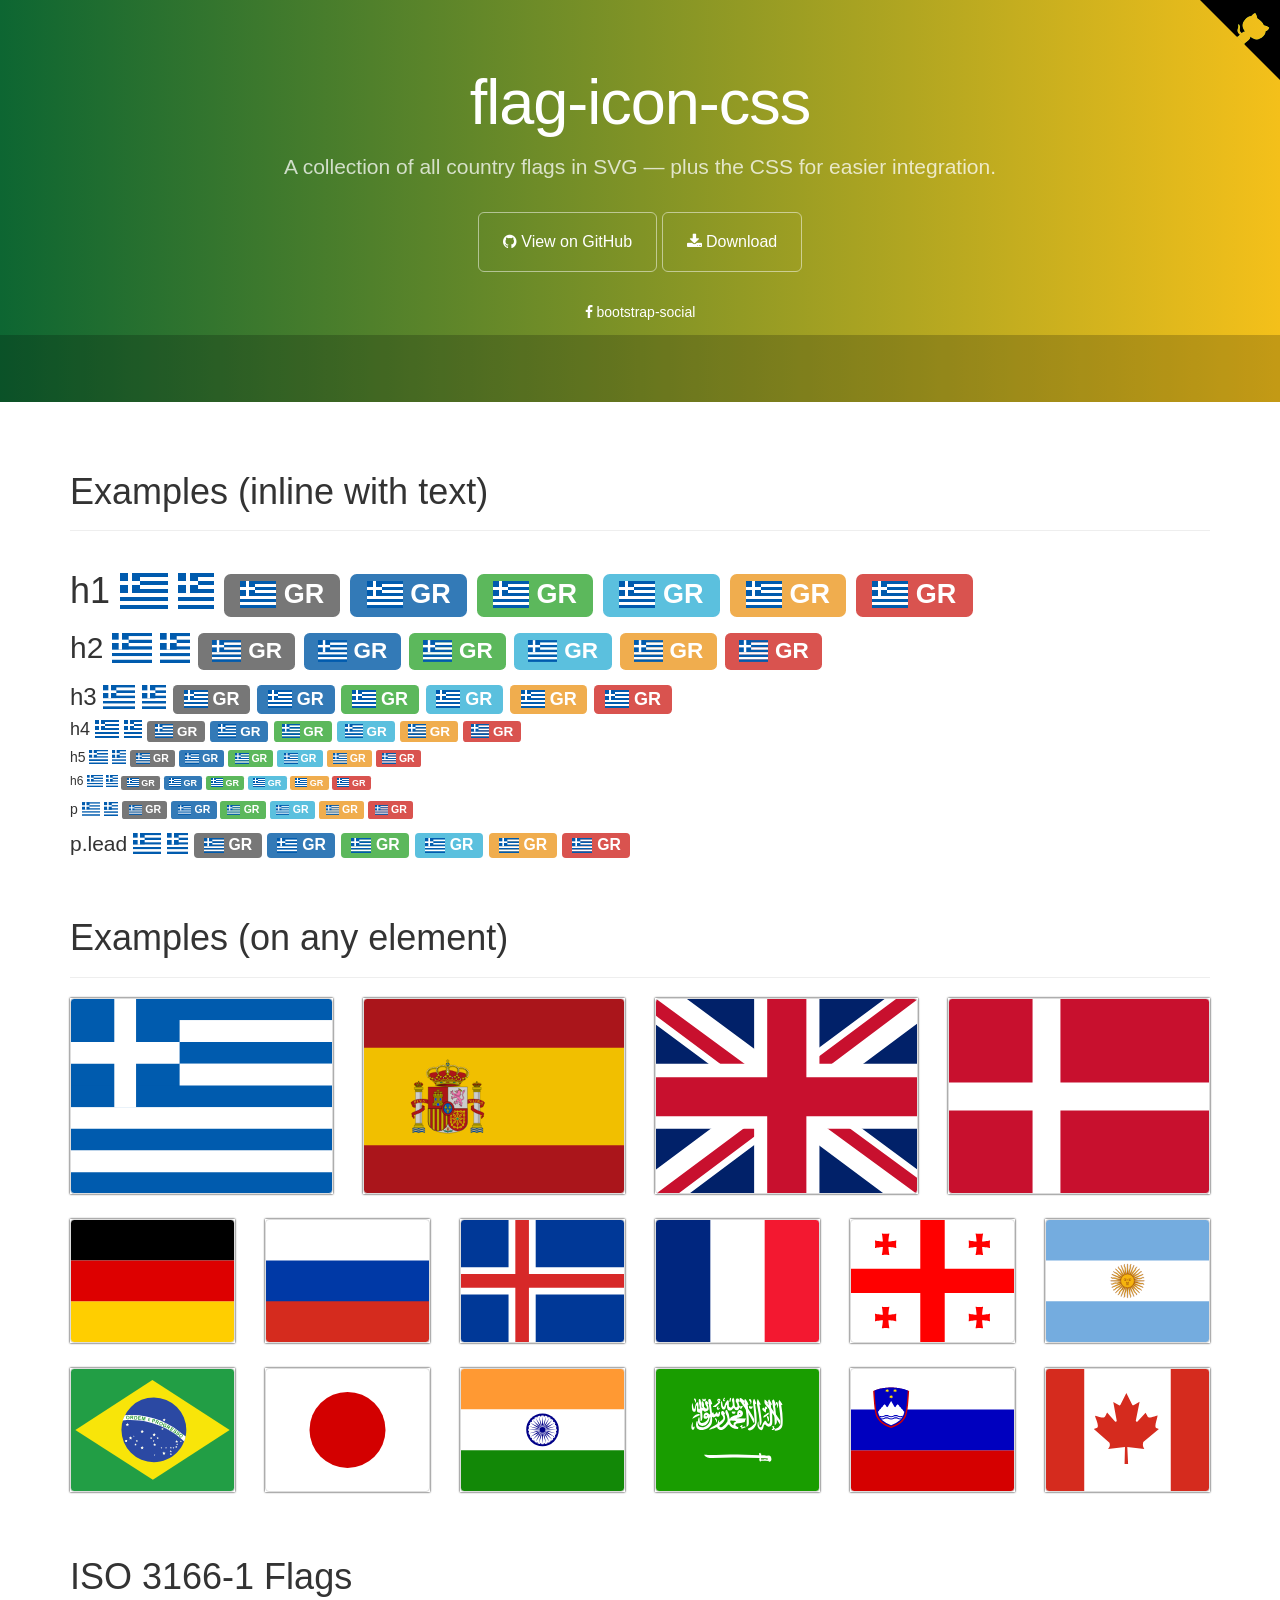
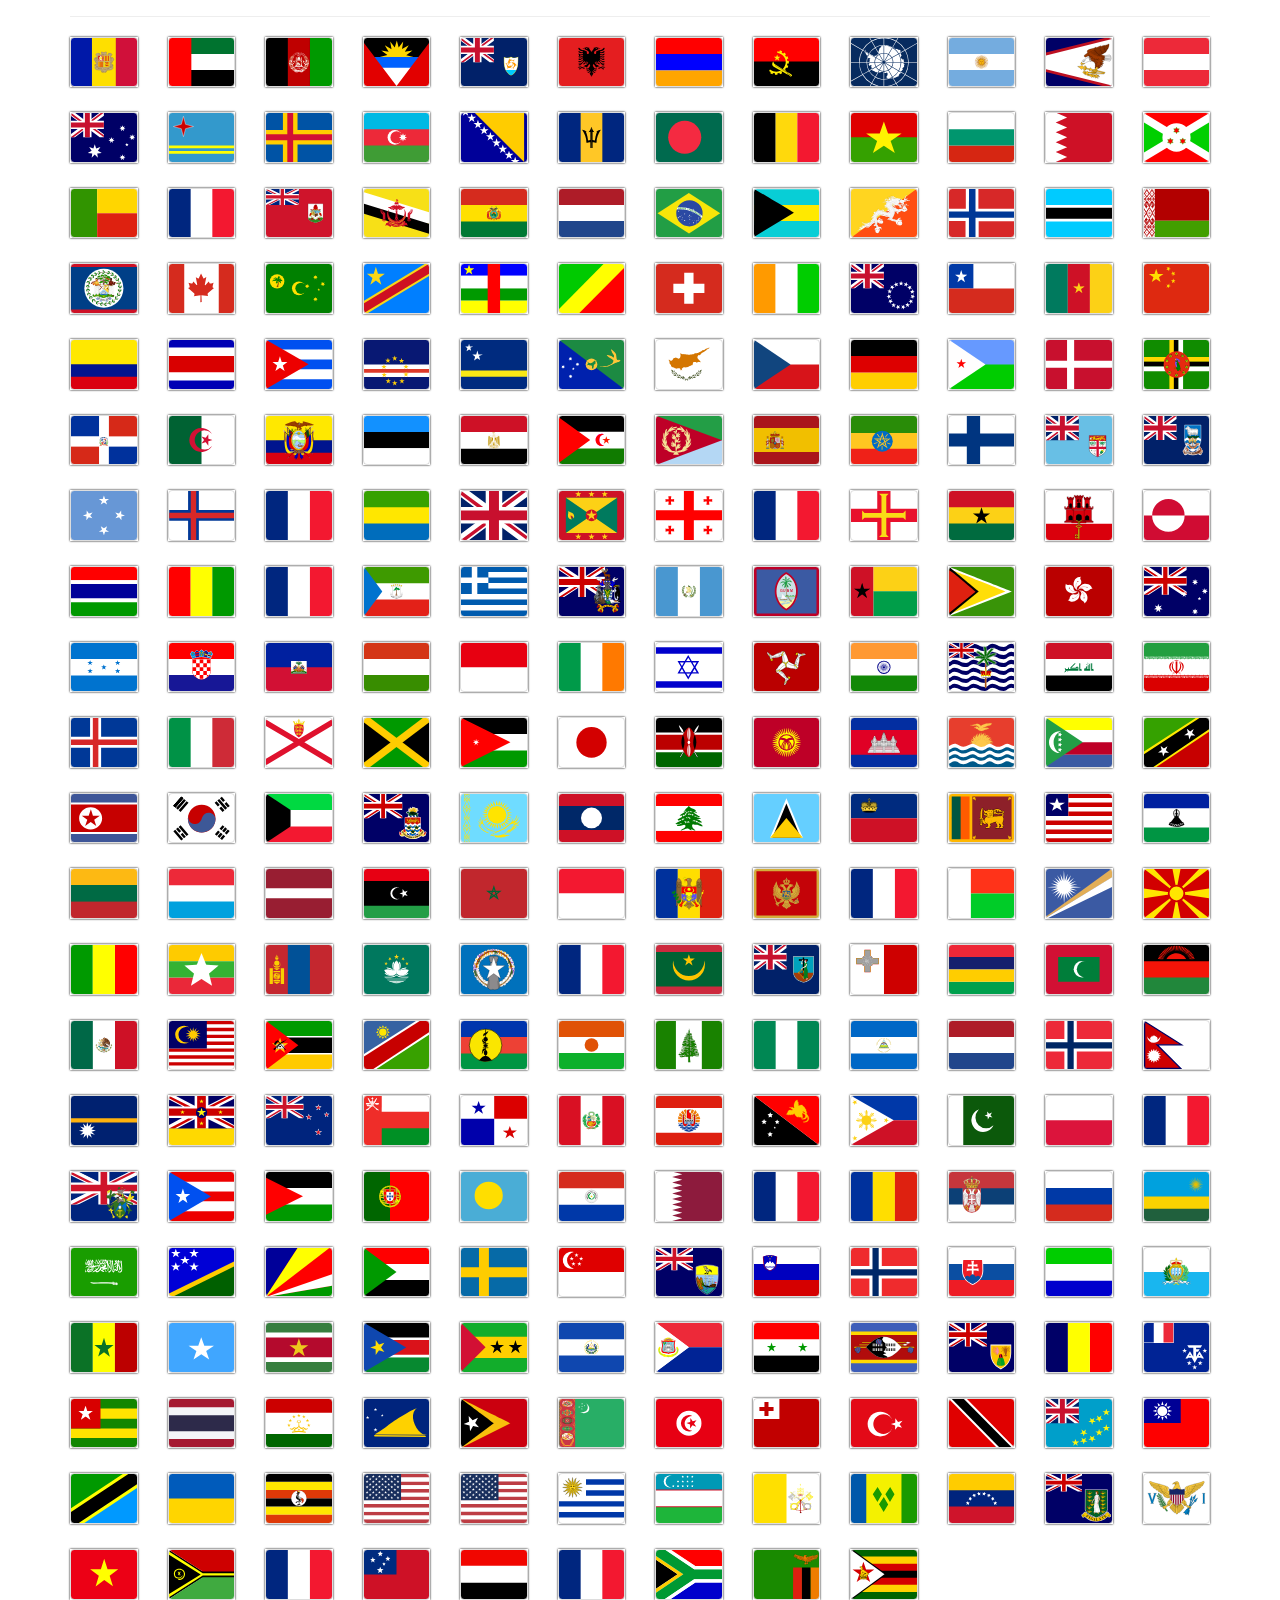
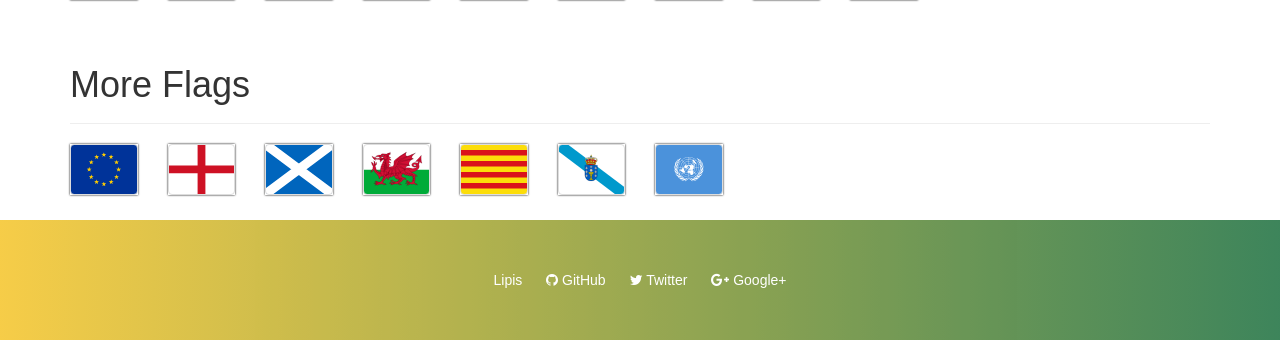
<file: static/assets/vendor/flag-icon-css/index.html>
<!DOCTYPE html>
<html lang="en">
  <head>
    <meta charset="utf-8">
    <meta name="viewport" content="width=device-width, initial-scale=1.0">
    <meta property="og:type" content="website" />
    <meta property="og:url" content="https://lipis.github.io/flag-icon-css/" />

    <title>SVG Country Flags | flag-icon-css</title>

    <link href="https://maxcdn.bootstrapcdn.com/bootstrap/3.3.6/css/bootstrap.min.css" rel="stylesheet" id="bootstrap">
    <link href="https://maxcdn.bootstrapcdn.com/font-awesome/4.5.0/css/font-awesome.min.css" rel="stylesheet">
    <link href="./assets/docs.css" rel="stylesheet">
    <link href="./css/flag-icon.css" rel="stylesheet">
  </head>

  <body>
    <div class="jumbotron">
      <div class="container">
        <h1>flag-icon-css</h1>
        <p>
          A collection of all country flags in SVG — plus the CSS for easier integration.
        </p>
        <a href="https://github.com/lipis/flag-icon-css" class="btn btn-outline btn-lg"><span class="fa fa-github"></span> View on GitHub</a>
        <a href="https://github.com/lipis/flag-icon-css/archive/master.zip" class="btn btn-outline btn-lg"><span class="fa fa-download"></span> Download</a>
        <ul class="jumbotron-links">
          <li><a href="https://lipis.github.io/bootstrap-social"><span class="fa fa-facebook"></span> bootstrap-social</a></li>
        </ul>
      </div>
      <div class="bottom">
        <iframe src="https://ghbtns.com/github-btn.html?user=lipis&amp;repo=flag-icon-css&amp;type=watch&amp;count=true" class="social-share"></iframe>
      </div>
    </div>
    <script>
      if (window.location.hostname.indexOf('github') > 0) {
        window.location.replace("http://flag-icon-css.lip.is/");
      }
    </script>
    <div class="container">
      <section id="examples">
        <div class="page-header">
          <h1>Examples (inline with text)</h1>
        </div>
        <div class="no-wrap">
          <h1>
            h1
            <span class="flag-icon flag-icon-gr"></span>
            <span class="flag-icon flag-icon-squared flag-icon-gr"></span>
            <span class="label label-default"><span class="flag-icon flag-icon-gr"></span> GR</span>
            <span class="label label-primary"><span class="flag-icon flag-icon-gr"></span> GR</span>
            <span class="label label-success"><span class="flag-icon flag-icon-gr"></span> GR</span>
            <span class="label label-info"><span class="flag-icon flag-icon-gr"></span> GR</span>
            <span class="label label-warning"><span class="flag-icon flag-icon-gr"></span> GR</span>
            <span class="label label-danger"><span class="flag-icon flag-icon-gr"></span> GR</span>
          </h1>
          <h2>
            h2
            <span class="flag-icon flag-icon-gr"></span>
            <span class="flag-icon flag-icon-squared flag-icon-gr"></span>
            <span class="label label-default"><span class="flag-icon flag-icon-gr"></span> GR</span>
            <span class="label label-primary"><span class="flag-icon flag-icon-gr"></span> GR</span>
            <span class="label label-success"><span class="flag-icon flag-icon-gr"></span> GR</span>
            <span class="label label-info"><span class="flag-icon flag-icon-gr"></span> GR</span>
            <span class="label label-warning"><span class="flag-icon flag-icon-gr"></span> GR</span>
            <span class="label label-danger"><span class="flag-icon flag-icon-gr"></span> GR</span>
          </h2>
          <h3>
            h3
            <span class="flag-icon flag-icon-gr"></span>
            <span class="flag-icon flag-icon-squared flag-icon-gr"></span>
            <span class="label label-default"><span class="flag-icon flag-icon-gr"></span> GR</span>
            <span class="label label-primary"><span class="flag-icon flag-icon-gr"></span> GR</span>
            <span class="label label-success"><span class="flag-icon flag-icon-gr"></span> GR</span>
            <span class="label label-info"><span class="flag-icon flag-icon-gr"></span> GR</span>
            <span class="label label-warning"><span class="flag-icon flag-icon-gr"></span> GR</span>
            <span class="label label-danger"><span class="flag-icon flag-icon-gr"></span> GR</span>
          </h3>
          <h4>
            h4
            <span class="flag-icon flag-icon-gr"></span>
            <span class="flag-icon flag-icon-squared flag-icon-gr"></span>
            <span class="label label-default"><span class="flag-icon flag-icon-gr"></span> GR</span>
            <span class="label label-primary"><span class="flag-icon flag-icon-gr"></span> GR</span>
            <span class="label label-success"><span class="flag-icon flag-icon-gr"></span> GR</span>
            <span class="label label-info"><span class="flag-icon flag-icon-gr"></span> GR</span>
            <span class="label label-warning"><span class="flag-icon flag-icon-gr"></span> GR</span>
            <span class="label label-danger"><span class="flag-icon flag-icon-gr"></span> GR</span>
          </h4>
          <h5>
            h5
            <span class="flag-icon flag-icon-gr"></span>
            <span class="flag-icon flag-icon-squared flag-icon-gr"></span>
            <span class="label label-default"><span class="flag-icon flag-icon-gr"></span> GR</span>
            <span class="label label-primary"><span class="flag-icon flag-icon-gr"></span> GR</span>
            <span class="label label-success"><span class="flag-icon flag-icon-gr"></span> GR</span>
            <span class="label label-info"><span class="flag-icon flag-icon-gr"></span> GR</span>
            <span class="label label-warning"><span class="flag-icon flag-icon-gr"></span> GR</span>
            <span class="label label-danger"><span class="flag-icon flag-icon-gr"></span> GR</span>
          </h5>
          <h6>
            h6
            <span class="flag-icon flag-icon-gr"></span>
            <span class="flag-icon flag-icon-squared flag-icon-gr"></span>
            <span class="label label-default"><span class="flag-icon flag-icon-gr"></span> GR</span>
            <span class="label label-primary"><span class="flag-icon flag-icon-gr"></span> GR</span>
            <span class="label label-success"><span class="flag-icon flag-icon-gr"></span> GR</span>
            <span class="label label-info"><span class="flag-icon flag-icon-gr"></span> GR</span>
            <span class="label label-warning"><span class="flag-icon flag-icon-gr"></span> GR</span>
            <span class="label label-danger"><span class="flag-icon flag-icon-gr"></span> GR</span>
          </h6>
          <p>
            p
            <span class="flag-icon flag-icon-gr"></span>
            <span class="flag-icon flag-icon-squared flag-icon-gr"></span>
            <span class="label label-default"><span class="flag-icon flag-icon-gr"></span> GR</span>
            <span class="label label-primary"><span class="flag-icon flag-icon-gr"></span> GR</span>
            <span class="label label-success"><span class="flag-icon flag-icon-gr"></span> GR</span>
            <span class="label label-info"><span class="flag-icon flag-icon-gr"></span> GR</span>
            <span class="label label-warning"><span class="flag-icon flag-icon-gr"></span> GR</span>
            <span class="label label-danger"><span class="flag-icon flag-icon-gr"></span> GR</span>
          </p>
          <p class="lead">
            p.lead
            <span class="flag-icon flag-icon-gr"></span>
            <span class="flag-icon flag-icon-squared flag-icon-gr"></span>
            <span class="label label-default"><span class="flag-icon flag-icon-gr"></span> GR</span>
            <span class="label label-primary"><span class="flag-icon flag-icon-gr"></span> GR</span>
            <span class="label label-success"><span class="flag-icon flag-icon-gr"></span> GR</span>
            <span class="label label-info"><span class="flag-icon flag-icon-gr"></span> GR</span>
            <span class="label label-warning"><span class="flag-icon flag-icon-gr"></span> GR</span>
            <span class="label label-danger"><span class="flag-icon flag-icon-gr"></span> GR</span>
          </p>
        </section>
      </section>
      <section id="more" class="d">
        <div class="page-header">
          <h1>Examples (on any element)</h1>
        </div>
        <div class="row">
          <div class="col-lg-3 col-md-4 col-sm-4 col-xs-6">
            <div class="flag-wrapper">
              <div class="img-thumbnail flag flag-icon-background flag-icon-gr"></div>
            </div>
          </div>
          <div class="col-lg-3 col-md-4 col-sm-4 col-xs-6">
            <div class="flag-wrapper">
              <div class="img-thumbnail flag flag-icon-background flag-icon-es"></div>
            </div>
          </div>
          <div class="col-lg-3 col-md-4 col-sm-4 col-xs-3">
            <div class="flag-wrapper">
              <div class="img-thumbnail flag flag-icon-background flag-icon-gb"></div>
            </div>
          </div>
          <div class="col-lg-3 col-sm-2 col-xs-3">
            <div class="flag-wrapper">
              <div class="img-thumbnail flag flag-icon-background flag-icon-dk"></div>
            </div>
          </div>
          <div class="col-sm-2 col-xs-3">
            <div class="flag-wrapper">
              <div class="img-thumbnail flag flag-icon-background flag-icon-de"></div>
            </div>
          </div>
          <div class="col-sm-2 col-xs-3">
            <div class="flag-wrapper">
              <div class="img-thumbnail flag flag-icon-background flag-icon-ru"></div>
            </div>
          </div>
          <div class="col-sm-2 col-xs-3">
            <div class="flag-wrapper">
              <div class="img-thumbnail flag flag-icon-background flag-icon-is"></div>
            </div>
          </div>
          <div class="col-sm-2 col-xs-3">
            <div class="flag-wrapper">
              <div class="img-thumbnail flag flag-icon-background flag-icon-fr"></div>
            </div>
          </div>
          <div class="col-sm-2 col-xs-3">
            <div class="flag-wrapper">
              <div class="img-thumbnail flag flag-icon-background flag-icon-ge"></div>
            </div>
          </div>
          <div class="col-sm-2 col-xs-3">
            <div class="flag-wrapper">
              <div class="img-thumbnail flag flag-icon-background flag-icon-ar"></div>
            </div>
          </div>
          <div class="col-sm-2 col-xs-3">
            <div class="flag-wrapper">
              <div class="img-thumbnail flag flag-icon-background flag-icon-br"></div>
            </div>
          </div>
          <div class="col-sm-2 col-xs-3">
            <div class="flag-wrapper">
              <div class="img-thumbnail flag flag-icon-background flag-icon-jp"></div>
            </div>
          </div>
          <div class="col-sm-2 col-xs-3 hidden-xs">
            <div class="flag-wrapper">
              <div class="img-thumbnail flag flag-icon-background flag-icon-in"></div>
            </div>
          </div>
          <div class="col-sm-2 col-xs-3">
            <div class="flag-wrapper">
              <div class="img-thumbnail flag flag-icon-background flag-icon-sa"></div>
            </div>
          </div>
          <div class="col-sm-2 col-xs-3">
            <div class="flag-wrapper">
              <div class="img-thumbnail flag flag-icon-background flag-icon-si"></div>
            </div>
          </div>
          <div class="col-sm-2 col-xs-3 visible-lg">
            <div class="flag-wrapper">
              <div class="img-thumbnail flag flag-icon-background flag-icon-ca"></div>
            </div>
          </div>
        </div>
      </section>
      <section class="all-flags">
        <div class="page-header">
          <h1>ISO 3166-1 Flags</h1>
        </div>
        <div class="row">
          <div class="col-md-1 col-sm-2 col-xs-3"><div class="flag-wrapper"><div class="img-thumbnail flag flag-icon-background flag-icon-ad" title="ad" id="ad"></div></div></div>
          <div class="col-md-1 col-sm-2 col-xs-3"><div class="flag-wrapper"><div class="img-thumbnail flag flag-icon-background flag-icon-ae" title="ae" id="ae"></div></div></div>
          <div class="col-md-1 col-sm-2 col-xs-3"><div class="flag-wrapper"><div class="img-thumbnail flag flag-icon-background flag-icon-af" title="af" id="af"></div></div></div>
          <div class="col-md-1 col-sm-2 col-xs-3"><div class="flag-wrapper"><div class="img-thumbnail flag flag-icon-background flag-icon-ag" title="ag" id="ag"></div></div></div>
          <div class="col-md-1 col-sm-2 col-xs-3"><div class="flag-wrapper"><div class="img-thumbnail flag flag-icon-background flag-icon-ai" title="ai" id="ai"></div></div></div>
          <div class="col-md-1 col-sm-2 col-xs-3"><div class="flag-wrapper"><div class="img-thumbnail flag flag-icon-background flag-icon-al" title="al" id="al"></div></div></div>
          <div class="col-md-1 col-sm-2 col-xs-3"><div class="flag-wrapper"><div class="img-thumbnail flag flag-icon-background flag-icon-am" title="am" id="am"></div></div></div>
          <div class="col-md-1 col-sm-2 col-xs-3"><div class="flag-wrapper"><div class="img-thumbnail flag flag-icon-background flag-icon-ao" title="ao" id="ao"></div></div></div>
          <div class="col-md-1 col-sm-2 col-xs-3"><div class="flag-wrapper"><div class="img-thumbnail flag flag-icon-background flag-icon-aq" title="aq" id="aq"></div></div></div>
          <div class="col-md-1 col-sm-2 col-xs-3"><div class="flag-wrapper"><div class="img-thumbnail flag flag-icon-background flag-icon-ar" title="ar" id="ar"></div></div></div>
          <div class="col-md-1 col-sm-2 col-xs-3"><div class="flag-wrapper"><div class="img-thumbnail flag flag-icon-background flag-icon-as" title="as" id="as"></div></div></div>
          <div class="col-md-1 col-sm-2 col-xs-3"><div class="flag-wrapper"><div class="img-thumbnail flag flag-icon-background flag-icon-at" title="at" id="at"></div></div></div>
          <div class="col-md-1 col-sm-2 col-xs-3"><div class="flag-wrapper"><div class="img-thumbnail flag flag-icon-background flag-icon-au" title="au" id="au"></div></div></div>
          <div class="col-md-1 col-sm-2 col-xs-3"><div class="flag-wrapper"><div class="img-thumbnail flag flag-icon-background flag-icon-aw" title="aw" id="aw"></div></div></div>
          <div class="col-md-1 col-sm-2 col-xs-3"><div class="flag-wrapper"><div class="img-thumbnail flag flag-icon-background flag-icon-ax" title="ax" id="ax"></div></div></div>
          <div class="col-md-1 col-sm-2 col-xs-3"><div class="flag-wrapper"><div class="img-thumbnail flag flag-icon-background flag-icon-az" title="az" id="az"></div></div></div>
          <div class="col-md-1 col-sm-2 col-xs-3"><div class="flag-wrapper"><div class="img-thumbnail flag flag-icon-background flag-icon-ba" title="ba" id="ba"></div></div></div>
          <div class="col-md-1 col-sm-2 col-xs-3"><div class="flag-wrapper"><div class="img-thumbnail flag flag-icon-background flag-icon-bb" title="bb" id="bb"></div></div></div>
          <div class="col-md-1 col-sm-2 col-xs-3"><div class="flag-wrapper"><div class="img-thumbnail flag flag-icon-background flag-icon-bd" title="bd" id="bd"></div></div></div>
          <div class="col-md-1 col-sm-2 col-xs-3"><div class="flag-wrapper"><div class="img-thumbnail flag flag-icon-background flag-icon-be" title="be" id="be"></div></div></div>
          <div class="col-md-1 col-sm-2 col-xs-3"><div class="flag-wrapper"><div class="img-thumbnail flag flag-icon-background flag-icon-bf" title="bf" id="bf"></div></div></div>
          <div class="col-md-1 col-sm-2 col-xs-3"><div class="flag-wrapper"><div class="img-thumbnail flag flag-icon-background flag-icon-bg" title="bg" id="bg"></div></div></div>
          <div class="col-md-1 col-sm-2 col-xs-3"><div class="flag-wrapper"><div class="img-thumbnail flag flag-icon-background flag-icon-bh" title="bh" id="bh"></div></div></div>
          <div class="col-md-1 col-sm-2 col-xs-3"><div class="flag-wrapper"><div class="img-thumbnail flag flag-icon-background flag-icon-bi" title="bi" id="bi"></div></div></div>
          <div class="col-md-1 col-sm-2 col-xs-3"><div class="flag-wrapper"><div class="img-thumbnail flag flag-icon-background flag-icon-bj" title="bj" id="bj"></div></div></div>
          <div class="col-md-1 col-sm-2 col-xs-3"><div class="flag-wrapper"><div class="img-thumbnail flag flag-icon-background flag-icon-bl" title="bl" id="bl"></div></div></div>
          <div class="col-md-1 col-sm-2 col-xs-3"><div class="flag-wrapper"><div class="img-thumbnail flag flag-icon-background flag-icon-bm" title="bm" id="bm"></div></div></div>
          <div class="col-md-1 col-sm-2 col-xs-3"><div class="flag-wrapper"><div class="img-thumbnail flag flag-icon-background flag-icon-bn" title="bn" id="bn"></div></div></div>
          <div class="col-md-1 col-sm-2 col-xs-3"><div class="flag-wrapper"><div class="img-thumbnail flag flag-icon-background flag-icon-bo" title="bo" id="bo"></div></div></div>
          <div class="col-md-1 col-sm-2 col-xs-3"><div class="flag-wrapper"><div class="img-thumbnail flag flag-icon-background flag-icon-bq" title="bq" id="bq"></div></div></div>
          <div class="col-md-1 col-sm-2 col-xs-3"><div class="flag-wrapper"><div class="img-thumbnail flag flag-icon-background flag-icon-br" title="br" id="br"></div></div></div>
          <div class="col-md-1 col-sm-2 col-xs-3"><div class="flag-wrapper"><div class="img-thumbnail flag flag-icon-background flag-icon-bs" title="bs" id="bs"></div></div></div>
          <div class="col-md-1 col-sm-2 col-xs-3"><div class="flag-wrapper"><div class="img-thumbnail flag flag-icon-background flag-icon-bt" title="bt" id="bt"></div></div></div>
          <div class="col-md-1 col-sm-2 col-xs-3"><div class="flag-wrapper"><div class="img-thumbnail flag flag-icon-background flag-icon-bv" title="bv" id="bv"></div></div></div>
          <div class="col-md-1 col-sm-2 col-xs-3"><div class="flag-wrapper"><div class="img-thumbnail flag flag-icon-background flag-icon-bw" title="bw" id="bw"></div></div></div>
          <div class="col-md-1 col-sm-2 col-xs-3"><div class="flag-wrapper"><div class="img-thumbnail flag flag-icon-background flag-icon-by" title="by" id="by"></div></div></div>
          <div class="col-md-1 col-sm-2 col-xs-3"><div class="flag-wrapper"><div class="img-thumbnail flag flag-icon-background flag-icon-bz" title="bz" id="bz"></div></div></div>
          <div class="col-md-1 col-sm-2 col-xs-3"><div class="flag-wrapper"><div class="img-thumbnail flag flag-icon-background flag-icon-ca" title="ca" id="ca"></div></div></div>
          <div class="col-md-1 col-sm-2 col-xs-3"><div class="flag-wrapper"><div class="img-thumbnail flag flag-icon-background flag-icon-cc" title="cc" id="cc"></div></div></div>
          <div class="col-md-1 col-sm-2 col-xs-3"><div class="flag-wrapper"><div class="img-thumbnail flag flag-icon-background flag-icon-cd" title="cd" id="cd"></div></div></div>
          <div class="col-md-1 col-sm-2 col-xs-3"><div class="flag-wrapper"><div class="img-thumbnail flag flag-icon-background flag-icon-cf" title="cf" id="cf"></div></div></div>
          <div class="col-md-1 col-sm-2 col-xs-3"><div class="flag-wrapper"><div class="img-thumbnail flag flag-icon-background flag-icon-cg" title="cg" id="cg"></div></div></div>
          <div class="col-md-1 col-sm-2 col-xs-3"><div class="flag-wrapper"><div class="img-thumbnail flag flag-icon-background flag-icon-ch" title="ch" id="ch"></div></div></div>
          <div class="col-md-1 col-sm-2 col-xs-3"><div class="flag-wrapper"><div class="img-thumbnail flag flag-icon-background flag-icon-ci" title="ci" id="ci"></div></div></div>
          <div class="col-md-1 col-sm-2 col-xs-3"><div class="flag-wrapper"><div class="img-thumbnail flag flag-icon-background flag-icon-ck" title="ck" id="ck"></div></div></div>
          <div class="col-md-1 col-sm-2 col-xs-3"><div class="flag-wrapper"><div class="img-thumbnail flag flag-icon-background flag-icon-cl" title="cl" id="cl"></div></div></div>
          <div class="col-md-1 col-sm-2 col-xs-3"><div class="flag-wrapper"><div class="img-thumbnail flag flag-icon-background flag-icon-cm" title="cm" id="cm"></div></div></div>
          <div class="col-md-1 col-sm-2 col-xs-3"><div class="flag-wrapper"><div class="img-thumbnail flag flag-icon-background flag-icon-cn" title="cn" id="cn"></div></div></div>
          <div class="col-md-1 col-sm-2 col-xs-3"><div class="flag-wrapper"><div class="img-thumbnail flag flag-icon-background flag-icon-co" title="co" id="co"></div></div></div>
          <div class="col-md-1 col-sm-2 col-xs-3"><div class="flag-wrapper"><div class="img-thumbnail flag flag-icon-background flag-icon-cr" title="cr" id="cr"></div></div></div>
          <div class="col-md-1 col-sm-2 col-xs-3"><div class="flag-wrapper"><div class="img-thumbnail flag flag-icon-background flag-icon-cu" title="cu" id="cu"></div></div></div>
          <div class="col-md-1 col-sm-2 col-xs-3"><div class="flag-wrapper"><div class="img-thumbnail flag flag-icon-background flag-icon-cv" title="cv" id="cv"></div></div></div>
          <div class="col-md-1 col-sm-2 col-xs-3"><div class="flag-wrapper"><div class="img-thumbnail flag flag-icon-background flag-icon-cw" title="cw" id="cw"></div></div></div>
          <div class="col-md-1 col-sm-2 col-xs-3"><div class="flag-wrapper"><div class="img-thumbnail flag flag-icon-background flag-icon-cx" title="cx" id="cx"></div></div></div>
          <div class="col-md-1 col-sm-2 col-xs-3"><div class="flag-wrapper"><div class="img-thumbnail flag flag-icon-background flag-icon-cy" title="cy" id="cy"></div></div></div>
          <div class="col-md-1 col-sm-2 col-xs-3"><div class="flag-wrapper"><div class="img-thumbnail flag flag-icon-background flag-icon-cz" title="cz" id="cz"></div></div></div>
          <div class="col-md-1 col-sm-2 col-xs-3"><div class="flag-wrapper"><div class="img-thumbnail flag flag-icon-background flag-icon-de" title="de" id="de"></div></div></div>
          <div class="col-md-1 col-sm-2 col-xs-3"><div class="flag-wrapper"><div class="img-thumbnail flag flag-icon-background flag-icon-dj" title="dj" id="dj"></div></div></div>
          <div class="col-md-1 col-sm-2 col-xs-3"><div class="flag-wrapper"><div class="img-thumbnail flag flag-icon-background flag-icon-dk" title="dk" id="dk"></div></div></div>
          <div class="col-md-1 col-sm-2 col-xs-3"><div class="flag-wrapper"><div class="img-thumbnail flag flag-icon-background flag-icon-dm" title="dm" id="dm"></div></div></div>
          <div class="col-md-1 col-sm-2 col-xs-3"><div class="flag-wrapper"><div class="img-thumbnail flag flag-icon-background flag-icon-do" title="do" id="do"></div></div></div>
          <div class="col-md-1 col-sm-2 col-xs-3"><div class="flag-wrapper"><div class="img-thumbnail flag flag-icon-background flag-icon-dz" title="dz" id="dz"></div></div></div>
          <div class="col-md-1 col-sm-2 col-xs-3"><div class="flag-wrapper"><div class="img-thumbnail flag flag-icon-background flag-icon-ec" title="ec" id="ec"></div></div></div>
          <div class="col-md-1 col-sm-2 col-xs-3"><div class="flag-wrapper"><div class="img-thumbnail flag flag-icon-background flag-icon-ee" title="ee" id="ee"></div></div></div>
          <div class="col-md-1 col-sm-2 col-xs-3"><div class="flag-wrapper"><div class="img-thumbnail flag flag-icon-background flag-icon-eg" title="eg" id="eg"></div></div></div>
          <div class="col-md-1 col-sm-2 col-xs-3"><div class="flag-wrapper"><div class="img-thumbnail flag flag-icon-background flag-icon-eh" title="eh" id="eh"></div></div></div>
          <div class="col-md-1 col-sm-2 col-xs-3"><div class="flag-wrapper"><div class="img-thumbnail flag flag-icon-background flag-icon-er" title="er" id="er"></div></div></div>
          <div class="col-md-1 col-sm-2 col-xs-3"><div class="flag-wrapper"><div class="img-thumbnail flag flag-icon-background flag-icon-es" title="es" id="es"></div></div></div>
          <div class="col-md-1 col-sm-2 col-xs-3"><div class="flag-wrapper"><div class="img-thumbnail flag flag-icon-background flag-icon-et" title="et" id="et"></div></div></div>
          <div class="col-md-1 col-sm-2 col-xs-3"><div class="flag-wrapper"><div class="img-thumbnail flag flag-icon-background flag-icon-fi" title="fi" id="fi"></div></div></div>
          <div class="col-md-1 col-sm-2 col-xs-3"><div class="flag-wrapper"><div class="img-thumbnail flag flag-icon-background flag-icon-fj" title="fj" id="fj"></div></div></div>
          <div class="col-md-1 col-sm-2 col-xs-3"><div class="flag-wrapper"><div class="img-thumbnail flag flag-icon-background flag-icon-fk" title="fk" id="fk"></div></div></div>
          <div class="col-md-1 col-sm-2 col-xs-3"><div class="flag-wrapper"><div class="img-thumbnail flag flag-icon-background flag-icon-fm" title="fm" id="fm"></div></div></div>
          <div class="col-md-1 col-sm-2 col-xs-3"><div class="flag-wrapper"><div class="img-thumbnail flag flag-icon-background flag-icon-fo" title="fo" id="fo"></div></div></div>
          <div class="col-md-1 col-sm-2 col-xs-3"><div class="flag-wrapper"><div class="img-thumbnail flag flag-icon-background flag-icon-fr" title="fr" id="fr"></div></div></div>
          <div class="col-md-1 col-sm-2 col-xs-3"><div class="flag-wrapper"><div class="img-thumbnail flag flag-icon-background flag-icon-ga" title="ga" id="ga"></div></div></div>
          <div class="col-md-1 col-sm-2 col-xs-3"><div class="flag-wrapper"><div class="img-thumbnail flag flag-icon-background flag-icon-gb" title="gb" id="gb"></div></div></div>
          <div class="col-md-1 col-sm-2 col-xs-3"><div class="flag-wrapper"><div class="img-thumbnail flag flag-icon-background flag-icon-gd" title="gd" id="gd"></div></div></div>
          <div class="col-md-1 col-sm-2 col-xs-3"><div class="flag-wrapper"><div class="img-thumbnail flag flag-icon-background flag-icon-ge" title="ge" id="ge"></div></div></div>
          <div class="col-md-1 col-sm-2 col-xs-3"><div class="flag-wrapper"><div class="img-thumbnail flag flag-icon-background flag-icon-gf" title="gf" id="gf"></div></div></div>
          <div class="col-md-1 col-sm-2 col-xs-3"><div class="flag-wrapper"><div class="img-thumbnail flag flag-icon-background flag-icon-gg" title="gg" id="gg"></div></div></div>
          <div class="col-md-1 col-sm-2 col-xs-3"><div class="flag-wrapper"><div class="img-thumbnail flag flag-icon-background flag-icon-gh" title="gh" id="gh"></div></div></div>
          <div class="col-md-1 col-sm-2 col-xs-3"><div class="flag-wrapper"><div class="img-thumbnail flag flag-icon-background flag-icon-gi" title="gi" id="gi"></div></div></div>
          <div class="col-md-1 col-sm-2 col-xs-3"><div class="flag-wrapper"><div class="img-thumbnail flag flag-icon-background flag-icon-gl" title="gl" id="gl"></div></div></div>
          <div class="col-md-1 col-sm-2 col-xs-3"><div class="flag-wrapper"><div class="img-thumbnail flag flag-icon-background flag-icon-gm" title="gm" id="gm"></div></div></div>
          <div class="col-md-1 col-sm-2 col-xs-3"><div class="flag-wrapper"><div class="img-thumbnail flag flag-icon-background flag-icon-gn" title="gn" id="gn"></div></div></div>
          <div class="col-md-1 col-sm-2 col-xs-3"><div class="flag-wrapper"><div class="img-thumbnail flag flag-icon-background flag-icon-gp" title="gp" id="gp"></div></div></div>
          <div class="col-md-1 col-sm-2 col-xs-3"><div class="flag-wrapper"><div class="img-thumbnail flag flag-icon-background flag-icon-gq" title="gq" id="gq"></div></div></div>
          <div class="col-md-1 col-sm-2 col-xs-3"><div class="flag-wrapper"><div class="img-thumbnail flag flag-icon-background flag-icon-gr" title="gr" id="gr"></div></div></div>
          <div class="col-md-1 col-sm-2 col-xs-3"><div class="flag-wrapper"><div class="img-thumbnail flag flag-icon-background flag-icon-gs" title="gs" id="gs"></div></div></div>
          <div class="col-md-1 col-sm-2 col-xs-3"><div class="flag-wrapper"><div class="img-thumbnail flag flag-icon-background flag-icon-gt" title="gt" id="gt"></div></div></div>
          <div class="col-md-1 col-sm-2 col-xs-3"><div class="flag-wrapper"><div class="img-thumbnail flag flag-icon-background flag-icon-gu" title="gu" id="gu"></div></div></div>
          <div class="col-md-1 col-sm-2 col-xs-3"><div class="flag-wrapper"><div class="img-thumbnail flag flag-icon-background flag-icon-gw" title="gw" id="gw"></div></div></div>
          <div class="col-md-1 col-sm-2 col-xs-3"><div class="flag-wrapper"><div class="img-thumbnail flag flag-icon-background flag-icon-gy" title="gy" id="gy"></div></div></div>
          <div class="col-md-1 col-sm-2 col-xs-3"><div class="flag-wrapper"><div class="img-thumbnail flag flag-icon-background flag-icon-hk" title="hk" id="hk"></div></div></div>
          <div class="col-md-1 col-sm-2 col-xs-3"><div class="flag-wrapper"><div class="img-thumbnail flag flag-icon-background flag-icon-hm" title="hm" id="hm"></div></div></div>
          <div class="col-md-1 col-sm-2 col-xs-3"><div class="flag-wrapper"><div class="img-thumbnail flag flag-icon-background flag-icon-hn" title="hn" id="hn"></div></div></div>
          <div class="col-md-1 col-sm-2 col-xs-3"><div class="flag-wrapper"><div class="img-thumbnail flag flag-icon-background flag-icon-hr" title="hr" id="hr"></div></div></div>
          <div class="col-md-1 col-sm-2 col-xs-3"><div class="flag-wrapper"><div class="img-thumbnail flag flag-icon-background flag-icon-ht" title="ht" id="ht"></div></div></div>
          <div class="col-md-1 col-sm-2 col-xs-3"><div class="flag-wrapper"><div class="img-thumbnail flag flag-icon-background flag-icon-hu" title="hu" id="hu"></div></div></div>
          <div class="col-md-1 col-sm-2 col-xs-3"><div class="flag-wrapper"><div class="img-thumbnail flag flag-icon-background flag-icon-id" title="id" id="id"></div></div></div>
          <div class="col-md-1 col-sm-2 col-xs-3"><div class="flag-wrapper"><div class="img-thumbnail flag flag-icon-background flag-icon-ie" title="ie" id="ie"></div></div></div>
          <div class="col-md-1 col-sm-2 col-xs-3"><div class="flag-wrapper"><div class="img-thumbnail flag flag-icon-background flag-icon-il" title="il" id="il"></div></div></div>
          <div class="col-md-1 col-sm-2 col-xs-3"><div class="flag-wrapper"><div class="img-thumbnail flag flag-icon-background flag-icon-im" title="im" id="im"></div></div></div>
          <div class="col-md-1 col-sm-2 col-xs-3"><div class="flag-wrapper"><div class="img-thumbnail flag flag-icon-background flag-icon-in" title="in" id="in"></div></div></div>
          <div class="col-md-1 col-sm-2 col-xs-3"><div class="flag-wrapper"><div class="img-thumbnail flag flag-icon-background flag-icon-io" title="io" id="io"></div></div></div>
          <div class="col-md-1 col-sm-2 col-xs-3"><div class="flag-wrapper"><div class="img-thumbnail flag flag-icon-background flag-icon-iq" title="iq" id="iq"></div></div></div>
          <div class="col-md-1 col-sm-2 col-xs-3"><div class="flag-wrapper"><div class="img-thumbnail flag flag-icon-background flag-icon-ir" title="ir" id="ir"></div></div></div>
          <div class="col-md-1 col-sm-2 col-xs-3"><div class="flag-wrapper"><div class="img-thumbnail flag flag-icon-background flag-icon-is" title="is" id="is"></div></div></div>
          <div class="col-md-1 col-sm-2 col-xs-3"><div class="flag-wrapper"><div class="img-thumbnail flag flag-icon-background flag-icon-it" title="it" id="it"></div></div></div>
          <div class="col-md-1 col-sm-2 col-xs-3"><div class="flag-wrapper"><div class="img-thumbnail flag flag-icon-background flag-icon-je" title="je" id="je"></div></div></div>
          <div class="col-md-1 col-sm-2 col-xs-3"><div class="flag-wrapper"><div class="img-thumbnail flag flag-icon-background flag-icon-jm" title="jm" id="jm"></div></div></div>
          <div class="col-md-1 col-sm-2 col-xs-3"><div class="flag-wrapper"><div class="img-thumbnail flag flag-icon-background flag-icon-jo" title="jo" id="jo"></div></div></div>
          <div class="col-md-1 col-sm-2 col-xs-3"><div class="flag-wrapper"><div class="img-thumbnail flag flag-icon-background flag-icon-jp" title="jp" id="jp"></div></div></div>
          <div class="col-md-1 col-sm-2 col-xs-3"><div class="flag-wrapper"><div class="img-thumbnail flag flag-icon-background flag-icon-ke" title="ke" id="ke"></div></div></div>
          <div class="col-md-1 col-sm-2 col-xs-3"><div class="flag-wrapper"><div class="img-thumbnail flag flag-icon-background flag-icon-kg" title="kg" id="kg"></div></div></div>
          <div class="col-md-1 col-sm-2 col-xs-3"><div class="flag-wrapper"><div class="img-thumbnail flag flag-icon-background flag-icon-kh" title="kh" id="kh"></div></div></div>
          <div class="col-md-1 col-sm-2 col-xs-3"><div class="flag-wrapper"><div class="img-thumbnail flag flag-icon-background flag-icon-ki" title="ki" id="ki"></div></div></div>
          <div class="col-md-1 col-sm-2 col-xs-3"><div class="flag-wrapper"><div class="img-thumbnail flag flag-icon-background flag-icon-km" title="km" id="km"></div></div></div>
          <div class="col-md-1 col-sm-2 col-xs-3"><div class="flag-wrapper"><div class="img-thumbnail flag flag-icon-background flag-icon-kn" title="kn" id="kn"></div></div></div>
          <div class="col-md-1 col-sm-2 col-xs-3"><div class="flag-wrapper"><div class="img-thumbnail flag flag-icon-background flag-icon-kp" title="kp" id="kp"></div></div></div>
          <div class="col-md-1 col-sm-2 col-xs-3"><div class="flag-wrapper"><div class="img-thumbnail flag flag-icon-background flag-icon-kr" title="kr" id="kr"></div></div></div>
          <div class="col-md-1 col-sm-2 col-xs-3"><div class="flag-wrapper"><div class="img-thumbnail flag flag-icon-background flag-icon-kw" title="kw" id="kw"></div></div></div>
          <div class="col-md-1 col-sm-2 col-xs-3"><div class="flag-wrapper"><div class="img-thumbnail flag flag-icon-background flag-icon-ky" title="ky" id="ky"></div></div></div>
          <div class="col-md-1 col-sm-2 col-xs-3"><div class="flag-wrapper"><div class="img-thumbnail flag flag-icon-background flag-icon-kz" title="kz" id="kz"></div></div></div>
          <div class="col-md-1 col-sm-2 col-xs-3"><div class="flag-wrapper"><div class="img-thumbnail flag flag-icon-background flag-icon-la" title="la" id="la"></div></div></div>
          <div class="col-md-1 col-sm-2 col-xs-3"><div class="flag-wrapper"><div class="img-thumbnail flag flag-icon-background flag-icon-lb" title="lb" id="lb"></div></div></div>
          <div class="col-md-1 col-sm-2 col-xs-3"><div class="flag-wrapper"><div class="img-thumbnail flag flag-icon-background flag-icon-lc" title="lc" id="lc"></div></div></div>
          <div class="col-md-1 col-sm-2 col-xs-3"><div class="flag-wrapper"><div class="img-thumbnail flag flag-icon-background flag-icon-li" title="li" id="li"></div></div></div>
          <div class="col-md-1 col-sm-2 col-xs-3"><div class="flag-wrapper"><div class="img-thumbnail flag flag-icon-background flag-icon-lk" title="lk" id="lk"></div></div></div>
          <div class="col-md-1 col-sm-2 col-xs-3"><div class="flag-wrapper"><div class="img-thumbnail flag flag-icon-background flag-icon-lr" title="lr" id="lr"></div></div></div>
          <div class="col-md-1 col-sm-2 col-xs-3"><div class="flag-wrapper"><div class="img-thumbnail flag flag-icon-background flag-icon-ls" title="ls" id="ls"></div></div></div>
          <div class="col-md-1 col-sm-2 col-xs-3"><div class="flag-wrapper"><div class="img-thumbnail flag flag-icon-background flag-icon-lt" title="lt" id="lt"></div></div></div>
          <div class="col-md-1 col-sm-2 col-xs-3"><div class="flag-wrapper"><div class="img-thumbnail flag flag-icon-background flag-icon-lu" title="lu" id="lu"></div></div></div>
          <div class="col-md-1 col-sm-2 col-xs-3"><div class="flag-wrapper"><div class="img-thumbnail flag flag-icon-background flag-icon-lv" title="lv" id="lv"></div></div></div>
          <div class="col-md-1 col-sm-2 col-xs-3"><div class="flag-wrapper"><div class="img-thumbnail flag flag-icon-background flag-icon-ly" title="ly" id="ly"></div></div></div>
          <div class="col-md-1 col-sm-2 col-xs-3"><div class="flag-wrapper"><div class="img-thumbnail flag flag-icon-background flag-icon-ma" title="ma" id="ma"></div></div></div>
          <div class="col-md-1 col-sm-2 col-xs-3"><div class="flag-wrapper"><div class="img-thumbnail flag flag-icon-background flag-icon-mc" title="mc" id="mc"></div></div></div>
          <div class="col-md-1 col-sm-2 col-xs-3"><div class="flag-wrapper"><div class="img-thumbnail flag flag-icon-background flag-icon-md" title="md" id="md"></div></div></div>
          <div class="col-md-1 col-sm-2 col-xs-3"><div class="flag-wrapper"><div class="img-thumbnail flag flag-icon-background flag-icon-me" title="me" id="me"></div></div></div>
          <div class="col-md-1 col-sm-2 col-xs-3"><div class="flag-wrapper"><div class="img-thumbnail flag flag-icon-background flag-icon-mf" title="mf" id="mf"></div></div></div>
          <div class="col-md-1 col-sm-2 col-xs-3"><div class="flag-wrapper"><div class="img-thumbnail flag flag-icon-background flag-icon-mg" title="mg" id="mg"></div></div></div>
          <div class="col-md-1 col-sm-2 col-xs-3"><div class="flag-wrapper"><div class="img-thumbnail flag flag-icon-background flag-icon-mh" title="mh" id="mh"></div></div></div>
          <div class="col-md-1 col-sm-2 col-xs-3"><div class="flag-wrapper"><div class="img-thumbnail flag flag-icon-background flag-icon-mk" title="mk" id="mk"></div></div></div>
          <div class="col-md-1 col-sm-2 col-xs-3"><div class="flag-wrapper"><div class="img-thumbnail flag flag-icon-background flag-icon-ml" title="ml" id="ml"></div></div></div>
          <div class="col-md-1 col-sm-2 col-xs-3"><div class="flag-wrapper"><div class="img-thumbnail flag flag-icon-background flag-icon-mm" title="mm" id="mm"></div></div></div>
          <div class="col-md-1 col-sm-2 col-xs-3"><div class="flag-wrapper"><div class="img-thumbnail flag flag-icon-background flag-icon-mn" title="mn" id="mn"></div></div></div>
          <div class="col-md-1 col-sm-2 col-xs-3"><div class="flag-wrapper"><div class="img-thumbnail flag flag-icon-background flag-icon-mo" title="mo" id="mo"></div></div></div>
          <div class="col-md-1 col-sm-2 col-xs-3"><div class="flag-wrapper"><div class="img-thumbnail flag flag-icon-background flag-icon-mp" title="mp" id="mp"></div></div></div>
          <div class="col-md-1 col-sm-2 col-xs-3"><div class="flag-wrapper"><div class="img-thumbnail flag flag-icon-background flag-icon-mq" title="mq" id="mq"></div></div></div>
          <div class="col-md-1 col-sm-2 col-xs-3"><div class="flag-wrapper"><div class="img-thumbnail flag flag-icon-background flag-icon-mr" title="mr" id="mr"></div></div></div>
          <div class="col-md-1 col-sm-2 col-xs-3"><div class="flag-wrapper"><div class="img-thumbnail flag flag-icon-background flag-icon-ms" title="ms" id="ms"></div></div></div>
          <div class="col-md-1 col-sm-2 col-xs-3"><div class="flag-wrapper"><div class="img-thumbnail flag flag-icon-background flag-icon-mt" title="mt" id="mt"></div></div></div>
          <div class="col-md-1 col-sm-2 col-xs-3"><div class="flag-wrapper"><div class="img-thumbnail flag flag-icon-background flag-icon-mu" title="mu" id="mu"></div></div></div>
          <div class="col-md-1 col-sm-2 col-xs-3"><div class="flag-wrapper"><div class="img-thumbnail flag flag-icon-background flag-icon-mv" title="mv" id="mv"></div></div></div>
          <div class="col-md-1 col-sm-2 col-xs-3"><div class="flag-wrapper"><div class="img-thumbnail flag flag-icon-background flag-icon-mw" title="mw" id="mw"></div></div></div>
          <div class="col-md-1 col-sm-2 col-xs-3"><div class="flag-wrapper"><div class="img-thumbnail flag flag-icon-background flag-icon-mx" title="mx" id="mx"></div></div></div>
          <div class="col-md-1 col-sm-2 col-xs-3"><div class="flag-wrapper"><div class="img-thumbnail flag flag-icon-background flag-icon-my" title="my" id="my"></div></div></div>
          <div class="col-md-1 col-sm-2 col-xs-3"><div class="flag-wrapper"><div class="img-thumbnail flag flag-icon-background flag-icon-mz" title="mz" id="mz"></div></div></div>
          <div class="col-md-1 col-sm-2 col-xs-3"><div class="flag-wrapper"><div class="img-thumbnail flag flag-icon-background flag-icon-na" title="na" id="na"></div></div></div>
          <div class="col-md-1 col-sm-2 col-xs-3"><div class="flag-wrapper"><div class="img-thumbnail flag flag-icon-background flag-icon-nc" title="nc" id="nc"></div></div></div>
          <div class="col-md-1 col-sm-2 col-xs-3"><div class="flag-wrapper"><div class="img-thumbnail flag flag-icon-background flag-icon-ne" title="ne" id="ne"></div></div></div>
          <div class="col-md-1 col-sm-2 col-xs-3"><div class="flag-wrapper"><div class="img-thumbnail flag flag-icon-background flag-icon-nf" title="nf" id="nf"></div></div></div>
          <div class="col-md-1 col-sm-2 col-xs-3"><div class="flag-wrapper"><div class="img-thumbnail flag flag-icon-background flag-icon-ng" title="ng" id="ng"></div></div></div>
          <div class="col-md-1 col-sm-2 col-xs-3"><div class="flag-wrapper"><div class="img-thumbnail flag flag-icon-background flag-icon-ni" title="ni" id="ni"></div></div></div>
          <div class="col-md-1 col-sm-2 col-xs-3"><div class="flag-wrapper"><div class="img-thumbnail flag flag-icon-background flag-icon-nl" title="nl" id="nl"></div></div></div>
          <div class="col-md-1 col-sm-2 col-xs-3"><div class="flag-wrapper"><div class="img-thumbnail flag flag-icon-background flag-icon-no" title="no" id="no"></div></div></div>
          <div class="col-md-1 col-sm-2 col-xs-3"><div class="flag-wrapper"><div class="img-thumbnail flag flag-icon-background flag-icon-np" title="np" id="np"></div></div></div>
          <div class="col-md-1 col-sm-2 col-xs-3"><div class="flag-wrapper"><div class="img-thumbnail flag flag-icon-background flag-icon-nr" title="nr" id="nr"></div></div></div>
          <div class="col-md-1 col-sm-2 col-xs-3"><div class="flag-wrapper"><div class="img-thumbnail flag flag-icon-background flag-icon-nu" title="nu" id="nu"></div></div></div>
          <div class="col-md-1 col-sm-2 col-xs-3"><div class="flag-wrapper"><div class="img-thumbnail flag flag-icon-background flag-icon-nz" title="nz" id="nz"></div></div></div>
          <div class="col-md-1 col-sm-2 col-xs-3"><div class="flag-wrapper"><div class="img-thumbnail flag flag-icon-background flag-icon-om" title="om" id="om"></div></div></div>
          <div class="col-md-1 col-sm-2 col-xs-3"><div class="flag-wrapper"><div class="img-thumbnail flag flag-icon-background flag-icon-pa" title="pa" id="pa"></div></div></div>
          <div class="col-md-1 col-sm-2 col-xs-3"><div class="flag-wrapper"><div class="img-thumbnail flag flag-icon-background flag-icon-pe" title="pe" id="pe"></div></div></div>
          <div class="col-md-1 col-sm-2 col-xs-3"><div class="flag-wrapper"><div class="img-thumbnail flag flag-icon-background flag-icon-pf" title="pf" id="pf"></div></div></div>
          <div class="col-md-1 col-sm-2 col-xs-3"><div class="flag-wrapper"><div class="img-thumbnail flag flag-icon-background flag-icon-pg" title="pg" id="pg"></div></div></div>
          <div class="col-md-1 col-sm-2 col-xs-3"><div class="flag-wrapper"><div class="img-thumbnail flag flag-icon-background flag-icon-ph" title="ph" id="ph"></div></div></div>
          <div class="col-md-1 col-sm-2 col-xs-3"><div class="flag-wrapper"><div class="img-thumbnail flag flag-icon-background flag-icon-pk" title="pk" id="pk"></div></div></div>
          <div class="col-md-1 col-sm-2 col-xs-3"><div class="flag-wrapper"><div class="img-thumbnail flag flag-icon-background flag-icon-pl" title="pl" id="pl"></div></div></div>
          <div class="col-md-1 col-sm-2 col-xs-3"><div class="flag-wrapper"><div class="img-thumbnail flag flag-icon-background flag-icon-pm" title="pm" id="pm"></div></div></div>
          <div class="col-md-1 col-sm-2 col-xs-3"><div class="flag-wrapper"><div class="img-thumbnail flag flag-icon-background flag-icon-pn" title="pn" id="pn"></div></div></div>
          <div class="col-md-1 col-sm-2 col-xs-3"><div class="flag-wrapper"><div class="img-thumbnail flag flag-icon-background flag-icon-pr" title="pr" id="pr"></div></div></div>
          <div class="col-md-1 col-sm-2 col-xs-3"><div class="flag-wrapper"><div class="img-thumbnail flag flag-icon-background flag-icon-ps" title="ps" id="ps"></div></div></div>
          <div class="col-md-1 col-sm-2 col-xs-3"><div class="flag-wrapper"><div class="img-thumbnail flag flag-icon-background flag-icon-pt" title="pt" id="pt"></div></div></div>
          <div class="col-md-1 col-sm-2 col-xs-3"><div class="flag-wrapper"><div class="img-thumbnail flag flag-icon-background flag-icon-pw" title="pw" id="pw"></div></div></div>
          <div class="col-md-1 col-sm-2 col-xs-3"><div class="flag-wrapper"><div class="img-thumbnail flag flag-icon-background flag-icon-py" title="py" id="py"></div></div></div>
          <div class="col-md-1 col-sm-2 col-xs-3"><div class="flag-wrapper"><div class="img-thumbnail flag flag-icon-background flag-icon-qa" title="qa" id="qa"></div></div></div>
          <div class="col-md-1 col-sm-2 col-xs-3"><div class="flag-wrapper"><div class="img-thumbnail flag flag-icon-background flag-icon-re" title="re" id="re"></div></div></div>
          <div class="col-md-1 col-sm-2 col-xs-3"><div class="flag-wrapper"><div class="img-thumbnail flag flag-icon-background flag-icon-ro" title="ro" id="ro"></div></div></div>
          <div class="col-md-1 col-sm-2 col-xs-3"><div class="flag-wrapper"><div class="img-thumbnail flag flag-icon-background flag-icon-rs" title="rs" id="rs"></div></div></div>
          <div class="col-md-1 col-sm-2 col-xs-3"><div class="flag-wrapper"><div class="img-thumbnail flag flag-icon-background flag-icon-ru" title="ru" id="ru"></div></div></div>
          <div class="col-md-1 col-sm-2 col-xs-3"><div class="flag-wrapper"><div class="img-thumbnail flag flag-icon-background flag-icon-rw" title="rw" id="rw"></div></div></div>
          <div class="col-md-1 col-sm-2 col-xs-3"><div class="flag-wrapper"><div class="img-thumbnail flag flag-icon-background flag-icon-sa" title="sa" id="sa"></div></div></div>
          <div class="col-md-1 col-sm-2 col-xs-3"><div class="flag-wrapper"><div class="img-thumbnail flag flag-icon-background flag-icon-sb" title="sb" id="sb"></div></div></div>
          <div class="col-md-1 col-sm-2 col-xs-3"><div class="flag-wrapper"><div class="img-thumbnail flag flag-icon-background flag-icon-sc" title="sc" id="sc"></div></div></div>
          <div class="col-md-1 col-sm-2 col-xs-3"><div class="flag-wrapper"><div class="img-thumbnail flag flag-icon-background flag-icon-sd" title="sd" id="sd"></div></div></div>
          <div class="col-md-1 col-sm-2 col-xs-3"><div class="flag-wrapper"><div class="img-thumbnail flag flag-icon-background flag-icon-se" title="se" id="se"></div></div></div>
          <div class="col-md-1 col-sm-2 col-xs-3"><div class="flag-wrapper"><div class="img-thumbnail flag flag-icon-background flag-icon-sg" title="sg" id="sg"></div></div></div>
          <div class="col-md-1 col-sm-2 col-xs-3"><div class="flag-wrapper"><div class="img-thumbnail flag flag-icon-background flag-icon-sh" title="sh" id="sh"></div></div></div>
          <div class="col-md-1 col-sm-2 col-xs-3"><div class="flag-wrapper"><div class="img-thumbnail flag flag-icon-background flag-icon-si" title="si" id="si"></div></div></div>
          <div class="col-md-1 col-sm-2 col-xs-3"><div class="flag-wrapper"><div class="img-thumbnail flag flag-icon-background flag-icon-sj" title="sj" id="sj"></div></div></div>
          <div class="col-md-1 col-sm-2 col-xs-3"><div class="flag-wrapper"><div class="img-thumbnail flag flag-icon-background flag-icon-sk" title="sk" id="sk"></div></div></div>
          <div class="col-md-1 col-sm-2 col-xs-3"><div class="flag-wrapper"><div class="img-thumbnail flag flag-icon-background flag-icon-sl" title="sl" id="sl"></div></div></div>
          <div class="col-md-1 col-sm-2 col-xs-3"><div class="flag-wrapper"><div class="img-thumbnail flag flag-icon-background flag-icon-sm" title="sm" id="sm"></div></div></div>
          <div class="col-md-1 col-sm-2 col-xs-3"><div class="flag-wrapper"><div class="img-thumbnail flag flag-icon-background flag-icon-sn" title="sn" id="sn"></div></div></div>
          <div class="col-md-1 col-sm-2 col-xs-3"><div class="flag-wrapper"><div class="img-thumbnail flag flag-icon-background flag-icon-so" title="so" id="so"></div></div></div>
          <div class="col-md-1 col-sm-2 col-xs-3"><div class="flag-wrapper"><div class="img-thumbnail flag flag-icon-background flag-icon-sr" title="sr" id="sr"></div></div></div>
          <div class="col-md-1 col-sm-2 col-xs-3"><div class="flag-wrapper"><div class="img-thumbnail flag flag-icon-background flag-icon-ss" title="ss" id="ss"></div></div></div>
          <div class="col-md-1 col-sm-2 col-xs-3"><div class="flag-wrapper"><div class="img-thumbnail flag flag-icon-background flag-icon-st" title="st" id="st"></div></div></div>
          <div class="col-md-1 col-sm-2 col-xs-3"><div class="flag-wrapper"><div class="img-thumbnail flag flag-icon-background flag-icon-sv" title="sv" id="sv"></div></div></div>
          <div class="col-md-1 col-sm-2 col-xs-3"><div class="flag-wrapper"><div class="img-thumbnail flag flag-icon-background flag-icon-sx" title="sx" id="sx"></div></div></div>
          <div class="col-md-1 col-sm-2 col-xs-3"><div class="flag-wrapper"><div class="img-thumbnail flag flag-icon-background flag-icon-sy" title="sy" id="sy"></div></div></div>
          <div class="col-md-1 col-sm-2 col-xs-3"><div class="flag-wrapper"><div class="img-thumbnail flag flag-icon-background flag-icon-sz" title="sz" id="sz"></div></div></div>
          <div class="col-md-1 col-sm-2 col-xs-3"><div class="flag-wrapper"><div class="img-thumbnail flag flag-icon-background flag-icon-tc" title="tc" id="tc"></div></div></div>
          <div class="col-md-1 col-sm-2 col-xs-3"><div class="flag-wrapper"><div class="img-thumbnail flag flag-icon-background flag-icon-td" title="td" id="td"></div></div></div>
          <div class="col-md-1 col-sm-2 col-xs-3"><div class="flag-wrapper"><div class="img-thumbnail flag flag-icon-background flag-icon-tf" title="tf" id="tf"></div></div></div>
          <div class="col-md-1 col-sm-2 col-xs-3"><div class="flag-wrapper"><div class="img-thumbnail flag flag-icon-background flag-icon-tg" title="tg" id="tg"></div></div></div>
          <div class="col-md-1 col-sm-2 col-xs-3"><div class="flag-wrapper"><div class="img-thumbnail flag flag-icon-background flag-icon-th" title="th" id="th"></div></div></div>
          <div class="col-md-1 col-sm-2 col-xs-3"><div class="flag-wrapper"><div class="img-thumbnail flag flag-icon-background flag-icon-tj" title="tj" id="tj"></div></div></div>
          <div class="col-md-1 col-sm-2 col-xs-3"><div class="flag-wrapper"><div class="img-thumbnail flag flag-icon-background flag-icon-tk" title="tk" id="tk"></div></div></div>
          <div class="col-md-1 col-sm-2 col-xs-3"><div class="flag-wrapper"><div class="img-thumbnail flag flag-icon-background flag-icon-tl" title="tl" id="tl"></div></div></div>
          <div class="col-md-1 col-sm-2 col-xs-3"><div class="flag-wrapper"><div class="img-thumbnail flag flag-icon-background flag-icon-tm" title="tm" id="tm"></div></div></div>
          <div class="col-md-1 col-sm-2 col-xs-3"><div class="flag-wrapper"><div class="img-thumbnail flag flag-icon-background flag-icon-tn" title="tn" id="tn"></div></div></div>
          <div class="col-md-1 col-sm-2 col-xs-3"><div class="flag-wrapper"><div class="img-thumbnail flag flag-icon-background flag-icon-to" title="to" id="to"></div></div></div>
          <div class="col-md-1 col-sm-2 col-xs-3"><div class="flag-wrapper"><div class="img-thumbnail flag flag-icon-background flag-icon-tr" title="tr" id="tr"></div></div></div>
          <div class="col-md-1 col-sm-2 col-xs-3"><div class="flag-wrapper"><div class="img-thumbnail flag flag-icon-background flag-icon-tt" title="tt" id="tt"></div></div></div>
          <div class="col-md-1 col-sm-2 col-xs-3"><div class="flag-wrapper"><div class="img-thumbnail flag flag-icon-background flag-icon-tv" title="tv" id="tv"></div></div></div>
          <div class="col-md-1 col-sm-2 col-xs-3"><div class="flag-wrapper"><div class="img-thumbnail flag flag-icon-background flag-icon-tw" title="tw" id="tw"></div></div></div>
          <div class="col-md-1 col-sm-2 col-xs-3"><div class="flag-wrapper"><div class="img-thumbnail flag flag-icon-background flag-icon-tz" title="tz" id="tz"></div></div></div>
          <div class="col-md-1 col-sm-2 col-xs-3"><div class="flag-wrapper"><div class="img-thumbnail flag flag-icon-background flag-icon-ua" title="ua" id="ua"></div></div></div>
          <div class="col-md-1 col-sm-2 col-xs-3"><div class="flag-wrapper"><div class="img-thumbnail flag flag-icon-background flag-icon-ug" title="ug" id="ug"></div></div></div>
          <div class="col-md-1 col-sm-2 col-xs-3"><div class="flag-wrapper"><div class="img-thumbnail flag flag-icon-background flag-icon-um" title="um" id="um"></div></div></div>
          <div class="col-md-1 col-sm-2 col-xs-3"><div class="flag-wrapper"><div class="img-thumbnail flag flag-icon-background flag-icon-us" title="us" id="us"></div></div></div>
          <div class="col-md-1 col-sm-2 col-xs-3"><div class="flag-wrapper"><div class="img-thumbnail flag flag-icon-background flag-icon-uy" title="uy" id="uy"></div></div></div>
          <div class="col-md-1 col-sm-2 col-xs-3"><div class="flag-wrapper"><div class="img-thumbnail flag flag-icon-background flag-icon-uz" title="uz" id="uz"></div></div></div>
          <div class="col-md-1 col-sm-2 col-xs-3"><div class="flag-wrapper"><div class="img-thumbnail flag flag-icon-background flag-icon-va" title="va" id="va"></div></div></div>
          <div class="col-md-1 col-sm-2 col-xs-3"><div class="flag-wrapper"><div class="img-thumbnail flag flag-icon-background flag-icon-vc" title="vc" id="vc"></div></div></div>
          <div class="col-md-1 col-sm-2 col-xs-3"><div class="flag-wrapper"><div class="img-thumbnail flag flag-icon-background flag-icon-ve" title="ve" id="ve"></div></div></div>
          <div class="col-md-1 col-sm-2 col-xs-3"><div class="flag-wrapper"><div class="img-thumbnail flag flag-icon-background flag-icon-vg" title="vg" id="vg"></div></div></div>
          <div class="col-md-1 col-sm-2 col-xs-3"><div class="flag-wrapper"><div class="img-thumbnail flag flag-icon-background flag-icon-vi" title="vi" id="vi"></div></div></div>
          <div class="col-md-1 col-sm-2 col-xs-3"><div class="flag-wrapper"><div class="img-thumbnail flag flag-icon-background flag-icon-vn" title="vn" id="vn"></div></div></div>
          <div class="col-md-1 col-sm-2 col-xs-3"><div class="flag-wrapper"><div class="img-thumbnail flag flag-icon-background flag-icon-vu" title="vu" id="vu"></div></div></div>
          <div class="col-md-1 col-sm-2 col-xs-3"><div class="flag-wrapper"><div class="img-thumbnail flag flag-icon-background flag-icon-wf" title="wf" id="wf"></div></div></div>
          <div class="col-md-1 col-sm-2 col-xs-3"><div class="flag-wrapper"><div class="img-thumbnail flag flag-icon-background flag-icon-ws" title="ws" id="ws"></div></div></div>
          <div class="col-md-1 col-sm-2 col-xs-3"><div class="flag-wrapper"><div class="img-thumbnail flag flag-icon-background flag-icon-ye" title="ye" id="ye"></div></div></div>
          <div class="col-md-1 col-sm-2 col-xs-3"><div class="flag-wrapper"><div class="img-thumbnail flag flag-icon-background flag-icon-yt" title="yt" id="yt"></div></div></div>
          <div class="col-md-1 col-sm-2 col-xs-3"><div class="flag-wrapper"><div class="img-thumbnail flag flag-icon-background flag-icon-za" title="za" id="za"></div></div></div>
          <div class="col-md-1 col-sm-2 col-xs-3"><div class="flag-wrapper"><div class="img-thumbnail flag flag-icon-background flag-icon-zm" title="zm" id="zm"></div></div></div>
          <div class="col-md-1 col-sm-2 col-xs-3"><div class="flag-wrapper"><div class="img-thumbnail flag flag-icon-background flag-icon-zw" title="zw" id="zw"></div></div></div>
        </div>
      </section>
      <section class="all-flags">
        <div class="page-header">
          <h1>More Flags</h1>
        </div>
        <div class="row">
          <div class="col-md-1 col-sm-2 col-xs-3"><div class="flag-wrapper"><div class="img-thumbnail flag flag-icon-background flag-icon-eu" title="eu" id="eu"></div></div></div>
          <div class="col-md-1 col-sm-2 col-xs-3"><div class="flag-wrapper"><div class="img-thumbnail flag flag-icon-background flag-icon-gb-eng" title="gb-eng" id="gb-eng"></div></div></div>
          <div class="col-md-1 col-sm-2 col-xs-3"><div class="flag-wrapper"><div class="img-thumbnail flag flag-icon-background flag-icon-gb-sct" title="gb-sct" id="gb-sct"></div></div></div>
          <div class="col-md-1 col-sm-2 col-xs-3"><div class="flag-wrapper"><div class="img-thumbnail flag flag-icon-background flag-icon-gb-wls" title="gb-wls" id="gb-wls"></div></div></div>
          <div class="col-md-1 col-sm-2 col-xs-3"><div class="flag-wrapper"><div class="img-thumbnail flag flag-icon-background flag-icon-es-ca" title="es-ca" id="es-ca"></div></div></div>
          <div class="col-md-1 col-sm-2 col-xs-3"><div class="flag-wrapper"><div class="img-thumbnail flag flag-icon-background flag-icon-es-ga" title="es-ga" id="es-ga"></div></div></div>
          <div class="col-md-1 col-sm-2 col-xs-3"><div class="flag-wrapper"><div class="img-thumbnail flag flag-icon-background flag-icon-un" title="un" id="un"></div></div></div>
        </div>
      </section>
    </div>

    <footer>
      <ul class="links">
        <li><a href="https://lip.is">Lipis</a></li>
        <li><a href="https://github.com/lipis"><span class="fa fa-github"></span> GitHub</a></li>
        <li><a href="https://twitter.com/lipis"><span class="fa fa-twitter"></span> Twitter</a></li>
        <li><a href="https://google.com/+PanayiotisLipiridis"><span class="fa fa-google-plus"></span> Google+</a></li>
      </ul>
    </footer>
    <a href="https://github.com/lipis/flag-icon-css" title="Fork me on GitHub" class="github-corner"><svg width="80" height="80" viewbox="0 0 250 250"><title>Fork me on GitHub</title><path d="M0 0h250v250"></path><path d="M127.4 110c-14.6-9.2-9.4-19.5-9.4-19.5 3-7 1.5-11 1.5-11-1-6.2 3-2 3-2 4 4.7 2 11 2 11-2.2 10.4 5 14.8 9 16.2" fill="currentColor" style="transform-origin:130px 110px" class="octo-arm"></path><path d="M113.2 114.3s3.6 1.6 4.7.6l15-13.7c3-2.4 6-3 8.2-2.7-8-11.2-14-25 3-41 4.7-4.4 10.6-6.4 16.2-6.4.6-1.6 3.6-7.3 11.8-10.7 0 0 4.5 2.7 6.8 16.5 4.3 2.7 8.3 6 12 9.8 3.3 3.5 6.7 8 8.6 12.3 14 3 16.8 8 16.8 8-3.4 8-9.4 11-11.4 11 0 5.8-2.3 11-7.5 15.5-16.4 16-30 9-40 .2 0 3-1 7-5.2 11l-13.3 11c-1 1 .5 5.3.8 5z" fill="currentColor" class="octo-body"></path></svg><style> .github-corner svg{position:absolute;right:0;top:0;mix-blend-mode:darken;color:#ffffff;fill:#000000;}.github-corner:hover .octo-arm{animation:octocat-wave .56s;}@keyframes octocat-wave{0%, 100%{transform:rotate(0);}20%, 60%{transform:rotate(-20deg);}40%, 80%{transform:rotate(10deg);}}</style></a>
    <script src="https://ajax.googleapis.com/ajax/libs/jquery/2.1.4/jquery.min.js"></script>
    <script src="./assets/docs.js"></script>
  </body>
</html>
</file>
<file: static/assets/vendor/flag-icon-css/assets/docs.css>
body {
  font-weight: 300;
  -webkit-font-smoothing: antialiased;
}
h1,
h2,
h3,
h4,
h5,
h6 {
  font-weight: 300;
}
.flag-wrapper {
  width: 100%;
  display: inline-block;
  position: relative;
  box-shadow: 0 0 2px black;
  overflow: hidden;
  margin-bottom: 20px;
}
.flag-wrapper:after {
  padding-top: 75%;
  /* ratio */
  display: block;
  content: '';
}
.flag-wrapper .flag {
  position: absolute;
  top: 0;
  bottom: 0;
  right: 0;
  left: 0;
  width: 100%;
  height: 100%;
  background-size: cover;
}
.no-wrap {
  white-space: nowrap;
  margin-bottom: 8px;
  overflow: hidden;
}
.all-flags .flag-icon-background {
  cursor: pointer;
}
.jumbotron {
  position: relative;
  font-size: 16px;
  color: #fff;
  color: rgba(255, 255, 255, 0.75);
  text-align: center;
  border-radius: 0;
  padding-bottom: 80px;
  background: linear-gradient(to right, #0d6632, #f4c01a);
}
.jumbotron h1 {
  margin-bottom: 15px;
  font-weight: 300;
  letter-spacing: -1px;
  color: #fff;
}
.jumbotron iframe {
  width: 100px!important;
  height: 20px!important;
  border: none;
  overflow: hidden;
  margin: 2px;
}
.jumbotron p a,
.jumbotron .jumbotron-links a {
  font-weight: 500;
  color: #fff;
}
.jumbotron .jumbotron-links {
  margin-top: 15px;
  margin-bottom: 0;
  padding-left: 0;
  list-style: none;
  font-size: 14px;
}
.jumbotron .jumbotron-links li {
  display: inline;
}
.jumbotron .jumbotron-links li + li {
  margin-left: 20px;
}
.jumbotron .bottom {
  position: absolute;
  bottom: 0;
  left: 0;
  right: 0;
  padding: 18px;
  background-color: rgba(0, 0, 0, 0.2);
}
.btn-outline {
  margin-top: 15px;
  margin-bottom: 15px;
  padding: 18px 24px;
  font-size: inherit;
  font-weight: 500;
  color: #fff;
  /* redeclare to override the `.jumbotron a` */
  background-color: transparent;
  border-color: #fff;
  border-color: rgba(255, 255, 255, 0.5);
  transition: all 0.1s ease-in-out;
}
.btn-outline:hover,
.btn-outline:active {
  color: #0d6632;
  background-color: #fff;
  border-color: #fff;
}
.how-to {
  padding: 20px;
}
.how-to h2 {
  text-align: center;
}
.how-to li {
  font-size: 21px;
  line-height: 1.7;
  margin-top: 20px;
}
.how-to li p {
  font-size: 16px;
  color: #555;
}
.how-to code {
  font-size: 85%;
  word-wrap: break-word;
  white-space: normal;
}
footer {
  text-align: center;
  opacity: 0.8;
  padding: 50px;
  background: linear-gradient(to right, #f4c01a, #0d6632);
}
footer a {
  color: #fff;
}
footer a:hover {
  color: #fff;
}
.links {
  margin: 0;
  list-style: none;
  padding-left: 0;
}
.links li {
  display: inline;
  padding: 0 10px;
}
</file>
<file: static/assets/vendor/flag-icon-css/css/flag-icon.css>
.flag-icon-background {
  background-size: contain;
  background-position: 50%;
  background-repeat: no-repeat;
}
.flag-icon {
  background-size: contain;
  background-position: 50%;
  background-repeat: no-repeat;
  position: relative;
  display: inline-block;
  width: 1.33333333em;
  line-height: 1em;
}
.flag-icon:before {
  content: "\00a0";
}
.flag-icon.flag-icon-squared {
  width: 1em;
}
.flag-icon-ad {
  background-image: url(../flags/4x3/ad.svg);
}
.flag-icon-ad.flag-icon-squared {
  background-image: url(../flags/1x1/ad.svg);
}
.flag-icon-ae {
  background-image: url(../flags/4x3/ae.svg);
}
.flag-icon-ae.flag-icon-squared {
  background-image: url(../flags/1x1/ae.svg);
}
.flag-icon-af {
  background-image: url(../flags/4x3/af.svg);
}
.flag-icon-af.flag-icon-squared {
  background-image: url(../flags/1x1/af.svg);
}
.flag-icon-ag {
  background-image: url(../flags/4x3/ag.svg);
}
.flag-icon-ag.flag-icon-squared {
  background-image: url(../flags/1x1/ag.svg);
}
.flag-icon-ai {
  background-image: url(../flags/4x3/ai.svg);
}
.flag-icon-ai.flag-icon-squared {
  background-image: url(../flags/1x1/ai.svg);
}
.flag-icon-al {
  background-image: url(../flags/4x3/al.svg);
}
.flag-icon-al.flag-icon-squared {
  background-image: url(../flags/1x1/al.svg);
}
.flag-icon-am {
  background-image: url(../flags/4x3/am.svg);
}
.flag-icon-am.flag-icon-squared {
  background-image: url(../flags/1x1/am.svg);
}
.flag-icon-ao {
  background-image: url(../flags/4x3/ao.svg);
}
.flag-icon-ao.flag-icon-squared {
  background-image: url(../flags/1x1/ao.svg);
}
.flag-icon-aq {
  background-image: url(../flags/4x3/aq.svg);
}
.flag-icon-aq.flag-icon-squared {
  background-image: url(../flags/1x1/aq.svg);
}
.flag-icon-ar {
  background-image: url(../flags/4x3/ar.svg);
}
.flag-icon-ar.flag-icon-squared {
  background-image: url(../flags/1x1/ar.svg);
}
.flag-icon-as {
  background-image: url(../flags/4x3/as.svg);
}
.flag-icon-as.flag-icon-squared {
  background-image: url(../flags/1x1/as.svg);
}
.flag-icon-at {
  background-image: url(../flags/4x3/at.svg);
}
.flag-icon-at.flag-icon-squared {
  background-image: url(../flags/1x1/at.svg);
}
.flag-icon-au {
  background-image: url(../flags/4x3/au.svg);
}
.flag-icon-au.flag-icon-squared {
  background-image: url(../flags/1x1/au.svg);
}
.flag-icon-aw {
  background-image: url(../flags/4x3/aw.svg);
}
.flag-icon-aw.flag-icon-squared {
  background-image: url(../flags/1x1/aw.svg);
}
.flag-icon-ax {
  background-image: url(../flags/4x3/ax.svg);
}
.flag-icon-ax.flag-icon-squared {
  background-image: url(../flags/1x1/ax.svg);
}
.flag-icon-az {
  background-image: url(../flags/4x3/az.svg);
}
.flag-icon-az.flag-icon-squared {
  background-image: url(../flags/1x1/az.svg);
}
.flag-icon-ba {
  background-image: url(../flags/4x3/ba.svg);
}
.flag-icon-ba.flag-icon-squared {
  background-image: url(../flags/1x1/ba.svg);
}
.flag-icon-bb {
  background-image: url(../flags/4x3/bb.svg);
}
.flag-icon-bb.flag-icon-squared {
  background-image: url(../flags/1x1/bb.svg);
}
.flag-icon-bd {
  background-image: url(../flags/4x3/bd.svg);
}
.flag-icon-bd.flag-icon-squared {
  background-image: url(../flags/1x1/bd.svg);
}
.flag-icon-be {
  background-image: url(../flags/4x3/be.svg);
}
.flag-icon-be.flag-icon-squared {
  background-image: url(../flags/1x1/be.svg);
}
.flag-icon-bf {
  background-image: url(../flags/4x3/bf.svg);
}
.flag-icon-bf.flag-icon-squared {
  background-image: url(../flags/1x1/bf.svg);
}
.flag-icon-bg {
  background-image: url(../flags/4x3/bg.svg);
}
.flag-icon-bg.flag-icon-squared {
  background-image: url(../flags/1x1/bg.svg);
}
.flag-icon-bh {
  background-image: url(../flags/4x3/bh.svg);
}
.flag-icon-bh.flag-icon-squared {
  background-image: url(../flags/1x1/bh.svg);
}
.flag-icon-bi {
  background-image: url(../flags/4x3/bi.svg);
}
.flag-icon-bi.flag-icon-squared {
  background-image: url(../flags/1x1/bi.svg);
}
.flag-icon-bj {
  background-image: url(../flags/4x3/bj.svg);
}
.flag-icon-bj.flag-icon-squared {
  background-image: url(../flags/1x1/bj.svg);
}
.flag-icon-bl {
  background-image: url(../flags/4x3/bl.svg);
}
.flag-icon-bl.flag-icon-squared {
  background-image: url(../flags/1x1/bl.svg);
}
.flag-icon-bm {
  background-image: url(../flags/4x3/bm.svg);
}
.flag-icon-bm.flag-icon-squared {
  background-image: url(../flags/1x1/bm.svg);
}
.flag-icon-bn {
  background-image: url(../flags/4x3/bn.svg);
}
.flag-icon-bn.flag-icon-squared {
  background-image: url(../flags/1x1/bn.svg);
}
.flag-icon-bo {
  background-image: url(../flags/4x3/bo.svg);
}
.flag-icon-bo.flag-icon-squared {
  background-image: url(../flags/1x1/bo.svg);
}
.flag-icon-bq {
  background-image: url(../flags/4x3/bq.svg);
}
.flag-icon-bq.flag-icon-squared {
  background-image: url(../flags/1x1/bq.svg);
}
.flag-icon-br {
  background-image: url(../flags/4x3/br.svg);
}
.flag-icon-br.flag-icon-squared {
  background-image: url(../flags/1x1/br.svg);
}
.flag-icon-bs {
  background-image: url(../flags/4x3/bs.svg);
}
.flag-icon-bs.flag-icon-squared {
  background-image: url(../flags/1x1/bs.svg);
}
.flag-icon-bt {
  background-image: url(../flags/4x3/bt.svg);
}
.flag-icon-bt.flag-icon-squared {
  background-image: url(../flags/1x1/bt.svg);
}
.flag-icon-bv {
  background-image: url(../flags/4x3/bv.svg);
}
.flag-icon-bv.flag-icon-squared {
  background-image: url(../flags/1x1/bv.svg);
}
.flag-icon-bw {
  background-image: url(../flags/4x3/bw.svg);
}
.flag-icon-bw.flag-icon-squared {
  background-image: url(../flags/1x1/bw.svg);
}
.flag-icon-by {
  background-image: url(../flags/4x3/by.svg);
}
.flag-icon-by.flag-icon-squared {
  background-image: url(../flags/1x1/by.svg);
}
.flag-icon-bz {
  background-image: url(../flags/4x3/bz.svg);
}
.flag-icon-bz.flag-icon-squared {
  background-image: url(../flags/1x1/bz.svg);
}
.flag-icon-ca {
  background-image: url(../flags/4x3/ca.svg);
}
.flag-icon-ca.flag-icon-squared {
  background-image: url(../flags/1x1/ca.svg);
}
.flag-icon-cc {
  background-image: url(../flags/4x3/cc.svg);
}
.flag-icon-cc.flag-icon-squared {
  background-image: url(../flags/1x1/cc.svg);
}
.flag-icon-cd {
  background-image: url(../flags/4x3/cd.svg);
}
.flag-icon-cd.flag-icon-squared {
  background-image: url(../flags/1x1/cd.svg);
}
.flag-icon-cf {
  background-image: url(../flags/4x3/cf.svg);
}
.flag-icon-cf.flag-icon-squared {
  background-image: url(../flags/1x1/cf.svg);
}
.flag-icon-cg {
  background-image: url(../flags/4x3/cg.svg);
}
.flag-icon-cg.flag-icon-squared {
  background-image: url(../flags/1x1/cg.svg);
}
.flag-icon-ch {
  background-image: url(../flags/4x3/ch.svg);
}
.flag-icon-ch.flag-icon-squared {
  background-image: url(../flags/1x1/ch.svg);
}
.flag-icon-ci {
  background-image: url(../flags/4x3/ci.svg);
}
.flag-icon-ci.flag-icon-squared {
  background-image: url(../flags/1x1/ci.svg);
}
.flag-icon-ck {
  background-image: url(../flags/4x3/ck.svg);
}
.flag-icon-ck.flag-icon-squared {
  background-image: url(../flags/1x1/ck.svg);
}
.flag-icon-cl {
  background-image: url(../flags/4x3/cl.svg);
}
.flag-icon-cl.flag-icon-squared {
  background-image: url(../flags/1x1/cl.svg);
}
.flag-icon-cm {
  background-image: url(../flags/4x3/cm.svg);
}
.flag-icon-cm.flag-icon-squared {
  background-image: url(../flags/1x1/cm.svg);
}
.flag-icon-cn {
  background-image: url(../flags/4x3/cn.svg);
}
.flag-icon-cn.flag-icon-squared {
  background-image: url(../flags/1x1/cn.svg);
}
.flag-icon-co {
  background-image: url(../flags/4x3/co.svg);
}
.flag-icon-co.flag-icon-squared {
  background-image: url(../flags/1x1/co.svg);
}
.flag-icon-cr {
  background-image: url(../flags/4x3/cr.svg);
}
.flag-icon-cr.flag-icon-squared {
  background-image: url(../flags/1x1/cr.svg);
}
.flag-icon-cu {
  background-image: url(../flags/4x3/cu.svg);
}
.flag-icon-cu.flag-icon-squared {
  background-image: url(../flags/1x1/cu.svg);
}
.flag-icon-cv {
  background-image: url(../flags/4x3/cv.svg);
}
.flag-icon-cv.flag-icon-squared {
  background-image: url(../flags/1x1/cv.svg);
}
.flag-icon-cw {
  background-image: url(../flags/4x3/cw.svg);
}
.flag-icon-cw.flag-icon-squared {
  background-image: url(../flags/1x1/cw.svg);
}
.flag-icon-cx {
  background-image: url(../flags/4x3/cx.svg);
}
.flag-icon-cx.flag-icon-squared {
  background-image: url(../flags/1x1/cx.svg);
}
.flag-icon-cy {
  background-image: url(../flags/4x3/cy.svg);
}
.flag-icon-cy.flag-icon-squared {
  background-image: url(../flags/1x1/cy.svg);
}
.flag-icon-cz {
  background-image: url(../flags/4x3/cz.svg);
}
.flag-icon-cz.flag-icon-squared {
  background-image: url(../flags/1x1/cz.svg);
}
.flag-icon-de {
  background-image: url(../flags/4x3/de.svg);
}
.flag-icon-de.flag-icon-squared {
  background-image: url(../flags/1x1/de.svg);
}
.flag-icon-dj {
  background-image: url(../flags/4x3/dj.svg);
}
.flag-icon-dj.flag-icon-squared {
  background-image: url(../flags/1x1/dj.svg);
}
.flag-icon-dk {
  background-image: url(../flags/4x3/dk.svg);
}
.flag-icon-dk.flag-icon-squared {
  background-image: url(../flags/1x1/dk.svg);
}
.flag-icon-dm {
  background-image: url(../flags/4x3/dm.svg);
}
.flag-icon-dm.flag-icon-squared {
  background-image: url(../flags/1x1/dm.svg);
}
.flag-icon-do {
  background-image: url(../flags/4x3/do.svg);
}
.flag-icon-do.flag-icon-squared {
  background-image: url(../flags/1x1/do.svg);
}
.flag-icon-dz {
  background-image: url(../flags/4x3/dz.svg);
}
.flag-icon-dz.flag-icon-squared {
  background-image: url(../flags/1x1/dz.svg);
}
.flag-icon-ec {
  background-image: url(../flags/4x3/ec.svg);
}
.flag-icon-ec.flag-icon-squared {
  background-image: url(../flags/1x1/ec.svg);
}
.flag-icon-ee {
  background-image: url(../flags/4x3/ee.svg);
}
.flag-icon-ee.flag-icon-squared {
  background-image: url(../flags/1x1/ee.svg);
}
.flag-icon-eg {
  background-image: url(../flags/4x3/eg.svg);
}
.flag-icon-eg.flag-icon-squared {
  background-image: url(../flags/1x1/eg.svg);
}
.flag-icon-eh {
  background-image: url(../flags/4x3/eh.svg);
}
.flag-icon-eh.flag-icon-squared {
  background-image: url(../flags/1x1/eh.svg);
}
.flag-icon-er {
  background-image: url(../flags/4x3/er.svg);
}
.flag-icon-er.flag-icon-squared {
  background-image: url(../flags/1x1/er.svg);
}
.flag-icon-es {
  background-image: url(../flags/4x3/es.svg);
}
.flag-icon-es.flag-icon-squared {
  background-image: url(../flags/1x1/es.svg);
}
.flag-icon-et {
  background-image: url(../flags/4x3/et.svg);
}
.flag-icon-et.flag-icon-squared {
  background-image: url(../flags/1x1/et.svg);
}
.flag-icon-fi {
  background-image: url(../flags/4x3/fi.svg);
}
.flag-icon-fi.flag-icon-squared {
  background-image: url(../flags/1x1/fi.svg);
}
.flag-icon-fj {
  background-image: url(../flags/4x3/fj.svg);
}
.flag-icon-fj.flag-icon-squared {
  background-image: url(../flags/1x1/fj.svg);
}
.flag-icon-fk {
  background-image: url(../flags/4x3/fk.svg);
}
.flag-icon-fk.flag-icon-squared {
  background-image: url(../flags/1x1/fk.svg);
}
.flag-icon-fm {
  background-image: url(../flags/4x3/fm.svg);
}
.flag-icon-fm.flag-icon-squared {
  background-image: url(../flags/1x1/fm.svg);
}
.flag-icon-fo {
  background-image: url(../flags/4x3/fo.svg);
}
.flag-icon-fo.flag-icon-squared {
  background-image: url(../flags/1x1/fo.svg);
}
.flag-icon-fr {
  background-image: url(../flags/4x3/fr.svg);
}
.flag-icon-fr.flag-icon-squared {
  background-image: url(../flags/1x1/fr.svg);
}
.flag-icon-ga {
  background-image: url(../flags/4x3/ga.svg);
}
.flag-icon-ga.flag-icon-squared {
  background-image: url(../flags/1x1/ga.svg);
}
.flag-icon-gb {
  background-image: url(../flags/4x3/gb.svg);
}
.flag-icon-gb.flag-icon-squared {
  background-image: url(../flags/1x1/gb.svg);
}
.flag-icon-gd {
  background-image: url(../flags/4x3/gd.svg);
}
.flag-icon-gd.flag-icon-squared {
  background-image: url(../flags/1x1/gd.svg);
}
.flag-icon-ge {
  background-image: url(../flags/4x3/ge.svg);
}
.flag-icon-ge.flag-icon-squared {
  background-image: url(../flags/1x1/ge.svg);
}
.flag-icon-gf {
  background-image: url(../flags/4x3/gf.svg);
}
.flag-icon-gf.flag-icon-squared {
  background-image: url(../flags/1x1/gf.svg);
}
.flag-icon-gg {
  background-image: url(../flags/4x3/gg.svg);
}
.flag-icon-gg.flag-icon-squared {
  background-image: url(../flags/1x1/gg.svg);
}
.flag-icon-gh {
  background-image: url(../flags/4x3/gh.svg);
}
.flag-icon-gh.flag-icon-squared {
  background-image: url(../flags/1x1/gh.svg);
}
.flag-icon-gi {
  background-image: url(../flags/4x3/gi.svg);
}
.flag-icon-gi.flag-icon-squared {
  background-image: url(../flags/1x1/gi.svg);
}
.flag-icon-gl {
  background-image: url(../flags/4x3/gl.svg);
}
.flag-icon-gl.flag-icon-squared {
  background-image: url(../flags/1x1/gl.svg);
}
.flag-icon-gm {
  background-image: url(../flags/4x3/gm.svg);
}
.flag-icon-gm.flag-icon-squared {
  background-image: url(../flags/1x1/gm.svg);
}
.flag-icon-gn {
  background-image: url(../flags/4x3/gn.svg);
}
.flag-icon-gn.flag-icon-squared {
  background-image: url(../flags/1x1/gn.svg);
}
.flag-icon-gp {
  background-image: url(../flags/4x3/gp.svg);
}
.flag-icon-gp.flag-icon-squared {
  background-image: url(../flags/1x1/gp.svg);
}
.flag-icon-gq {
  background-image: url(../flags/4x3/gq.svg);
}
.flag-icon-gq.flag-icon-squared {
  background-image: url(../flags/1x1/gq.svg);
}
.flag-icon-gr {
  background-image: url(../flags/4x3/gr.svg);
}
.flag-icon-gr.flag-icon-squared {
  background-image: url(../flags/1x1/gr.svg);
}
.flag-icon-gs {
  background-image: url(../flags/4x3/gs.svg);
}
.flag-icon-gs.flag-icon-squared {
  background-image: url(../flags/1x1/gs.svg);
}
.flag-icon-gt {
  background-image: url(../flags/4x3/gt.svg);
}
.flag-icon-gt.flag-icon-squared {
  background-image: url(../flags/1x1/gt.svg);
}
.flag-icon-gu {
  background-image: url(../flags/4x3/gu.svg);
}
.flag-icon-gu.flag-icon-squared {
  background-image: url(../flags/1x1/gu.svg);
}
.flag-icon-gw {
  background-image: url(../flags/4x3/gw.svg);
}
.flag-icon-gw.flag-icon-squared {
  background-image: url(../flags/1x1/gw.svg);
}
.flag-icon-gy {
  background-image: url(../flags/4x3/gy.svg);
}
.flag-icon-gy.flag-icon-squared {
  background-image: url(../flags/1x1/gy.svg);
}
.flag-icon-hk {
  background-image: url(../flags/4x3/hk.svg);
}
.flag-icon-hk.flag-icon-squared {
  background-image: url(../flags/1x1/hk.svg);
}
.flag-icon-hm {
  background-image: url(../flags/4x3/hm.svg);
}
.flag-icon-hm.flag-icon-squared {
  background-image: url(../flags/1x1/hm.svg);
}
.flag-icon-hn {
  background-image: url(../flags/4x3/hn.svg);
}
.flag-icon-hn.flag-icon-squared {
  background-image: url(../flags/1x1/hn.svg);
}
.flag-icon-hr {
  background-image: url(../flags/4x3/hr.svg);
}
.flag-icon-hr.flag-icon-squared {
  background-image: url(../flags/1x1/hr.svg);
}
.flag-icon-ht {
  background-image: url(../flags/4x3/ht.svg);
}
.flag-icon-ht.flag-icon-squared {
  background-image: url(../flags/1x1/ht.svg);
}
.flag-icon-hu {
  background-image: url(../flags/4x3/hu.svg);
}
.flag-icon-hu.flag-icon-squared {
  background-image: url(../flags/1x1/hu.svg);
}
.flag-icon-id {
  background-image: url(../flags/4x3/id.svg);
}
.flag-icon-id.flag-icon-squared {
  background-image: url(../flags/1x1/id.svg);
}
.flag-icon-ie {
  background-image: url(../flags/4x3/ie.svg);
}
.flag-icon-ie.flag-icon-squared {
  background-image: url(../flags/1x1/ie.svg);
}
.flag-icon-il {
  background-image: url(../flags/4x3/il.svg);
}
.flag-icon-il.flag-icon-squared {
  background-image: url(../flags/1x1/il.svg);
}
.flag-icon-im {
  background-image: url(../flags/4x3/im.svg);
}
.flag-icon-im.flag-icon-squared {
  background-image: url(../flags/1x1/im.svg);
}
.flag-icon-in {
  background-image: url(../flags/4x3/in.svg);
}
.flag-icon-in.flag-icon-squared {
  background-image: url(../flags/1x1/in.svg);
}
.flag-icon-io {
  background-image: url(../flags/4x3/io.svg);
}
.flag-icon-io.flag-icon-squared {
  background-image: url(../flags/1x1/io.svg);
}
.flag-icon-iq {
  background-image: url(../flags/4x3/iq.svg);
}
.flag-icon-iq.flag-icon-squared {
  background-image: url(../flags/1x1/iq.svg);
}
.flag-icon-ir {
  background-image: url(../flags/4x3/ir.svg);
}
.flag-icon-ir.flag-icon-squared {
  background-image: url(../flags/1x1/ir.svg);
}
.flag-icon-is {
  background-image: url(../flags/4x3/is.svg);
}
.flag-icon-is.flag-icon-squared {
  background-image: url(../flags/1x1/is.svg);
}
.flag-icon-it {
  background-image: url(../flags/4x3/it.svg);
}
.flag-icon-it.flag-icon-squared {
  background-image: url(../flags/1x1/it.svg);
}
.flag-icon-je {
  background-image: url(../flags/4x3/je.svg);
}
.flag-icon-je.flag-icon-squared {
  background-image: url(../flags/1x1/je.svg);
}
.flag-icon-jm {
  background-image: url(../flags/4x3/jm.svg);
}
.flag-icon-jm.flag-icon-squared {
  background-image: url(../flags/1x1/jm.svg);
}
.flag-icon-jo {
  background-image: url(../flags/4x3/jo.svg);
}
.flag-icon-jo.flag-icon-squared {
  background-image: url(../flags/1x1/jo.svg);
}
.flag-icon-jp {
  background-image: url(../flags/4x3/jp.svg);
}
.flag-icon-jp.flag-icon-squared {
  background-image: url(../flags/1x1/jp.svg);
}
.flag-icon-ke {
  background-image: url(../flags/4x3/ke.svg);
}
.flag-icon-ke.flag-icon-squared {
  background-image: url(../flags/1x1/ke.svg);
}
.flag-icon-kg {
  background-image: url(../flags/4x3/kg.svg);
}
.flag-icon-kg.flag-icon-squared {
  background-image: url(../flags/1x1/kg.svg);
}
.flag-icon-kh {
  background-image: url(../flags/4x3/kh.svg);
}
.flag-icon-kh.flag-icon-squared {
  background-image: url(../flags/1x1/kh.svg);
}
.flag-icon-ki {
  background-image: url(../flags/4x3/ki.svg);
}
.flag-icon-ki.flag-icon-squared {
  background-image: url(../flags/1x1/ki.svg);
}
.flag-icon-km {
  background-image: url(../flags/4x3/km.svg);
}
.flag-icon-km.flag-icon-squared {
  background-image: url(../flags/1x1/km.svg);
}
.flag-icon-kn {
  background-image: url(../flags/4x3/kn.svg);
}
.flag-icon-kn.flag-icon-squared {
  background-image: url(../flags/1x1/kn.svg);
}
.flag-icon-kp {
  background-image: url(../flags/4x3/kp.svg);
}
.flag-icon-kp.flag-icon-squared {
  background-image: url(../flags/1x1/kp.svg);
}
.flag-icon-kr {
  background-image: url(../flags/4x3/kr.svg);
}
.flag-icon-kr.flag-icon-squared {
  background-image: url(../flags/1x1/kr.svg);
}
.flag-icon-kw {
  background-image: url(../flags/4x3/kw.svg);
}
.flag-icon-kw.flag-icon-squared {
  background-image: url(../flags/1x1/kw.svg);
}
.flag-icon-ky {
  background-image: url(../flags/4x3/ky.svg);
}
.flag-icon-ky.flag-icon-squared {
  background-image: url(../flags/1x1/ky.svg);
}
.flag-icon-kz {
  background-image: url(../flags/4x3/kz.svg);
}
.flag-icon-kz.flag-icon-squared {
  background-image: url(../flags/1x1/kz.svg);
}
.flag-icon-la {
  background-image: url(../flags/4x3/la.svg);
}
.flag-icon-la.flag-icon-squared {
  background-image: url(../flags/1x1/la.svg);
}
.flag-icon-lb {
  background-image: url(../flags/4x3/lb.svg);
}
.flag-icon-lb.flag-icon-squared {
  background-image: url(../flags/1x1/lb.svg);
}
.flag-icon-lc {
  background-image: url(../flags/4x3/lc.svg);
}
.flag-icon-lc.flag-icon-squared {
  background-image: url(../flags/1x1/lc.svg);
}
.flag-icon-li {
  background-image: url(../flags/4x3/li.svg);
}
.flag-icon-li.flag-icon-squared {
  background-image: url(../flags/1x1/li.svg);
}
.flag-icon-lk {
  background-image: url(../flags/4x3/lk.svg);
}
.flag-icon-lk.flag-icon-squared {
  background-image: url(../flags/1x1/lk.svg);
}
.flag-icon-lr {
  background-image: url(../flags/4x3/lr.svg);
}
.flag-icon-lr.flag-icon-squared {
  background-image: url(../flags/1x1/lr.svg);
}
.flag-icon-ls {
  background-image: url(../flags/4x3/ls.svg);
}
.flag-icon-ls.flag-icon-squared {
  background-image: url(../flags/1x1/ls.svg);
}
.flag-icon-lt {
  background-image: url(../flags/4x3/lt.svg);
}
.flag-icon-lt.flag-icon-squared {
  background-image: url(../flags/1x1/lt.svg);
}
.flag-icon-lu {
  background-image: url(../flags/4x3/lu.svg);
}
.flag-icon-lu.flag-icon-squared {
  background-image: url(../flags/1x1/lu.svg);
}
.flag-icon-lv {
  background-image: url(../flags/4x3/lv.svg);
}
.flag-icon-lv.flag-icon-squared {
  background-image: url(../flags/1x1/lv.svg);
}
.flag-icon-ly {
  background-image: url(../flags/4x3/ly.svg);
}
.flag-icon-ly.flag-icon-squared {
  background-image: url(../flags/1x1/ly.svg);
}
.flag-icon-ma {
  background-image: url(../flags/4x3/ma.svg);
}
.flag-icon-ma.flag-icon-squared {
  background-image: url(../flags/1x1/ma.svg);
}
.flag-icon-mc {
  background-image: url(../flags/4x3/mc.svg);
}
.flag-icon-mc.flag-icon-squared {
  background-image: url(../flags/1x1/mc.svg);
}
.flag-icon-md {
  background-image: url(../flags/4x3/md.svg);
}
.flag-icon-md.flag-icon-squared {
  background-image: url(../flags/1x1/md.svg);
}
.flag-icon-me {
  background-image: url(../flags/4x3/me.svg);
}
.flag-icon-me.flag-icon-squared {
  background-image: url(../flags/1x1/me.svg);
}
.flag-icon-mf {
  background-image: url(../flags/4x3/mf.svg);
}
.flag-icon-mf.flag-icon-squared {
  background-image: url(../flags/1x1/mf.svg);
}
.flag-icon-mg {
  background-image: url(../flags/4x3/mg.svg);
}
.flag-icon-mg.flag-icon-squared {
  background-image: url(../flags/1x1/mg.svg);
}
.flag-icon-mh {
  background-image: url(../flags/4x3/mh.svg);
}
.flag-icon-mh.flag-icon-squared {
  background-image: url(../flags/1x1/mh.svg);
}
.flag-icon-mk {
  background-image: url(../flags/4x3/mk.svg);
}
.flag-icon-mk.flag-icon-squared {
  background-image: url(../flags/1x1/mk.svg);
}
.flag-icon-ml {
  background-image: url(../flags/4x3/ml.svg);
}
.flag-icon-ml.flag-icon-squared {
  background-image: url(../flags/1x1/ml.svg);
}
.flag-icon-mm {
  background-image: url(../flags/4x3/mm.svg);
}
.flag-icon-mm.flag-icon-squared {
  background-image: url(../flags/1x1/mm.svg);
}
.flag-icon-mn {
  background-image: url(../flags/4x3/mn.svg);
}
.flag-icon-mn.flag-icon-squared {
  background-image: url(../flags/1x1/mn.svg);
}
.flag-icon-mo {
  background-image: url(../flags/4x3/mo.svg);
}
.flag-icon-mo.flag-icon-squared {
  background-image: url(../flags/1x1/mo.svg);
}
.flag-icon-mp {
  background-image: url(../flags/4x3/mp.svg);
}
.flag-icon-mp.flag-icon-squared {
  background-image: url(../flags/1x1/mp.svg);
}
.flag-icon-mq {
  background-image: url(../flags/4x3/mq.svg);
}
.flag-icon-mq.flag-icon-squared {
  background-image: url(../flags/1x1/mq.svg);
}
.flag-icon-mr {
  background-image: url(../flags/4x3/mr.svg);
}
.flag-icon-mr.flag-icon-squared {
  background-image: url(../flags/1x1/mr.svg);
}
.flag-icon-ms {
  background-image: url(../flags/4x3/ms.svg);
}
.flag-icon-ms.flag-icon-squared {
  background-image: url(../flags/1x1/ms.svg);
}
.flag-icon-mt {
  background-image: url(../flags/4x3/mt.svg);
}
.flag-icon-mt.flag-icon-squared {
  background-image: url(../flags/1x1/mt.svg);
}
.flag-icon-mu {
  background-image: url(../flags/4x3/mu.svg);
}
.flag-icon-mu.flag-icon-squared {
  background-image: url(../flags/1x1/mu.svg);
}
.flag-icon-mv {
  background-image: url(../flags/4x3/mv.svg);
}
.flag-icon-mv.flag-icon-squared {
  background-image: url(../flags/1x1/mv.svg);
}
.flag-icon-mw {
  background-image: url(../flags/4x3/mw.svg);
}
.flag-icon-mw.flag-icon-squared {
  background-image: url(../flags/1x1/mw.svg);
}
.flag-icon-mx {
  background-image: url(../flags/4x3/mx.svg);
}
.flag-icon-mx.flag-icon-squared {
  background-image: url(../flags/1x1/mx.svg);
}
.flag-icon-my {
  background-image: url(../flags/4x3/my.svg);
}
.flag-icon-my.flag-icon-squared {
  background-image: url(../flags/1x1/my.svg);
}
.flag-icon-mz {
  background-image: url(../flags/4x3/mz.svg);
}
.flag-icon-mz.flag-icon-squared {
  background-image: url(../flags/1x1/mz.svg);
}
.flag-icon-na {
  background-image: url(../flags/4x3/na.svg);
}
.flag-icon-na.flag-icon-squared {
  background-image: url(../flags/1x1/na.svg);
}
.flag-icon-nc {
  background-image: url(../flags/4x3/nc.svg);
}
.flag-icon-nc.flag-icon-squared {
  background-image: url(../flags/1x1/nc.svg);
}
.flag-icon-ne {
  background-image: url(../flags/4x3/ne.svg);
}
.flag-icon-ne.flag-icon-squared {
  background-image: url(../flags/1x1/ne.svg);
}
.flag-icon-nf {
  background-image: url(../flags/4x3/nf.svg);
}
.flag-icon-nf.flag-icon-squared {
  background-image: url(../flags/1x1/nf.svg);
}
.flag-icon-ng {
  background-image: url(../flags/4x3/ng.svg);
}
.flag-icon-ng.flag-icon-squared {
  background-image: url(../flags/1x1/ng.svg);
}
.flag-icon-ni {
  background-image: url(../flags/4x3/ni.svg);
}
.flag-icon-ni.flag-icon-squared {
  background-image: url(../flags/1x1/ni.svg);
}
.flag-icon-nl {
  background-image: url(../flags/4x3/nl.svg);
}
.flag-icon-nl.flag-icon-squared {
  background-image: url(../flags/1x1/nl.svg);
}
.flag-icon-no {
  background-image: url(../flags/4x3/no.svg);
}
.flag-icon-no.flag-icon-squared {
  background-image: url(../flags/1x1/no.svg);
}
.flag-icon-np {
  background-image: url(../flags/4x3/np.svg);
}
.flag-icon-np.flag-icon-squared {
  background-image: url(../flags/1x1/np.svg);
}
.flag-icon-nr {
  background-image: url(../flags/4x3/nr.svg);
}
.flag-icon-nr.flag-icon-squared {
  background-image: url(../flags/1x1/nr.svg);
}
.flag-icon-nu {
  background-image: url(../flags/4x3/nu.svg);
}
.flag-icon-nu.flag-icon-squared {
  background-image: url(../flags/1x1/nu.svg);
}
.flag-icon-nz {
  background-image: url(../flags/4x3/nz.svg);
}
.flag-icon-nz.flag-icon-squared {
  background-image: url(../flags/1x1/nz.svg);
}
.flag-icon-om {
  background-image: url(../flags/4x3/om.svg);
}
.flag-icon-om.flag-icon-squared {
  background-image: url(../flags/1x1/om.svg);
}
.flag-icon-pa {
  background-image: url(../flags/4x3/pa.svg);
}
.flag-icon-pa.flag-icon-squared {
  background-image: url(../flags/1x1/pa.svg);
}
.flag-icon-pe {
  background-image: url(../flags/4x3/pe.svg);
}
.flag-icon-pe.flag-icon-squared {
  background-image: url(../flags/1x1/pe.svg);
}
.flag-icon-pf {
  background-image: url(../flags/4x3/pf.svg);
}
.flag-icon-pf.flag-icon-squared {
  background-image: url(../flags/1x1/pf.svg);
}
.flag-icon-pg {
  background-image: url(../flags/4x3/pg.svg);
}
.flag-icon-pg.flag-icon-squared {
  background-image: url(../flags/1x1/pg.svg);
}
.flag-icon-ph {
  background-image: url(../flags/4x3/ph.svg);
}
.flag-icon-ph.flag-icon-squared {
  background-image: url(../flags/1x1/ph.svg);
}
.flag-icon-pk {
  background-image: url(../flags/4x3/pk.svg);
}
.flag-icon-pk.flag-icon-squared {
  background-image: url(../flags/1x1/pk.svg);
}
.flag-icon-pl {
  background-image: url(../flags/4x3/pl.svg);
}
.flag-icon-pl.flag-icon-squared {
  background-image: url(../flags/1x1/pl.svg);
}
.flag-icon-pm {
  background-image: url(../flags/4x3/pm.svg);
}
.flag-icon-pm.flag-icon-squared {
  background-image: url(../flags/1x1/pm.svg);
}
.flag-icon-pn {
  background-image: url(../flags/4x3/pn.svg);
}
.flag-icon-pn.flag-icon-squared {
  background-image: url(../flags/1x1/pn.svg);
}
.flag-icon-pr {
  background-image: url(../flags/4x3/pr.svg);
}
.flag-icon-pr.flag-icon-squared {
  background-image: url(../flags/1x1/pr.svg);
}
.flag-icon-ps {
  background-image: url(../flags/4x3/ps.svg);
}
.flag-icon-ps.flag-icon-squared {
  background-image: url(../flags/1x1/ps.svg);
}
.flag-icon-pt {
  background-image: url(../flags/4x3/pt.svg);
}
.flag-icon-pt.flag-icon-squared {
  background-image: url(../flags/1x1/pt.svg);
}
.flag-icon-pw {
  background-image: url(../flags/4x3/pw.svg);
}
.flag-icon-pw.flag-icon-squared {
  background-image: url(../flags/1x1/pw.svg);
}
.flag-icon-py {
  background-image: url(../flags/4x3/py.svg);
}
.flag-icon-py.flag-icon-squared {
  background-image: url(../flags/1x1/py.svg);
}
.flag-icon-qa {
  background-image: url(../flags/4x3/qa.svg);
}
.flag-icon-qa.flag-icon-squared {
  background-image: url(../flags/1x1/qa.svg);
}
.flag-icon-re {
  background-image: url(../flags/4x3/re.svg);
}
.flag-icon-re.flag-icon-squared {
  background-image: url(../flags/1x1/re.svg);
}
.flag-icon-ro {
  background-image: url(../flags/4x3/ro.svg);
}
.flag-icon-ro.flag-icon-squared {
  background-image: url(../flags/1x1/ro.svg);
}
.flag-icon-rs {
  background-image: url(../flags/4x3/rs.svg);
}
.flag-icon-rs.flag-icon-squared {
  background-image: url(../flags/1x1/rs.svg);
}
.flag-icon-ru {
  background-image: url(../flags/4x3/ru.svg);
}
.flag-icon-ru.flag-icon-squared {
  background-image: url(../flags/1x1/ru.svg);
}
.flag-icon-rw {
  background-image: url(../flags/4x3/rw.svg);
}
.flag-icon-rw.flag-icon-squared {
  background-image: url(../flags/1x1/rw.svg);
}
.flag-icon-sa {
  background-image: url(../flags/4x3/sa.svg);
}
.flag-icon-sa.flag-icon-squared {
  background-image: url(../flags/1x1/sa.svg);
}
.flag-icon-sb {
  background-image: url(../flags/4x3/sb.svg);
}
.flag-icon-sb.flag-icon-squared {
  background-image: url(../flags/1x1/sb.svg);
}
.flag-icon-sc {
  background-image: url(../flags/4x3/sc.svg);
}
.flag-icon-sc.flag-icon-squared {
  background-image: url(../flags/1x1/sc.svg);
}
.flag-icon-sd {
  background-image: url(../flags/4x3/sd.svg);
}
.flag-icon-sd.flag-icon-squared {
  background-image: url(../flags/1x1/sd.svg);
}
.flag-icon-se {
  background-image: url(../flags/4x3/se.svg);
}
.flag-icon-se.flag-icon-squared {
  background-image: url(../flags/1x1/se.svg);
}
.flag-icon-sg {
  background-image: url(../flags/4x3/sg.svg);
}
.flag-icon-sg.flag-icon-squared {
  background-image: url(../flags/1x1/sg.svg);
}
.flag-icon-sh {
  background-image: url(../flags/4x3/sh.svg);
}
.flag-icon-sh.flag-icon-squared {
  background-image: url(../flags/1x1/sh.svg);
}
.flag-icon-si {
  background-image: url(../flags/4x3/si.svg);
}
.flag-icon-si.flag-icon-squared {
  background-image: url(../flags/1x1/si.svg);
}
.flag-icon-sj {
  background-image: url(../flags/4x3/sj.svg);
}
.flag-icon-sj.flag-icon-squared {
  background-image: url(../flags/1x1/sj.svg);
}
.flag-icon-sk {
  background-image: url(../flags/4x3/sk.svg);
}
.flag-icon-sk.flag-icon-squared {
  background-image: url(../flags/1x1/sk.svg);
}
.flag-icon-sl {
  background-image: url(../flags/4x3/sl.svg);
}
.flag-icon-sl.flag-icon-squared {
  background-image: url(../flags/1x1/sl.svg);
}
.flag-icon-sm {
  background-image: url(../flags/4x3/sm.svg);
}
.flag-icon-sm.flag-icon-squared {
  background-image: url(../flags/1x1/sm.svg);
}
.flag-icon-sn {
  background-image: url(../flags/4x3/sn.svg);
}
.flag-icon-sn.flag-icon-squared {
  background-image: url(../flags/1x1/sn.svg);
}
.flag-icon-so {
  background-image: url(../flags/4x3/so.svg);
}
.flag-icon-so.flag-icon-squared {
  background-image: url(../flags/1x1/so.svg);
}
.flag-icon-sr {
  background-image: url(../flags/4x3/sr.svg);
}
.flag-icon-sr.flag-icon-squared {
  background-image: url(../flags/1x1/sr.svg);
}
.flag-icon-ss {
  background-image: url(../flags/4x3/ss.svg);
}
.flag-icon-ss.flag-icon-squared {
  background-image: url(../flags/1x1/ss.svg);
}
.flag-icon-st {
  background-image: url(../flags/4x3/st.svg);
}
.flag-icon-st.flag-icon-squared {
  background-image: url(../flags/1x1/st.svg);
}
.flag-icon-sv {
  background-image: url(../flags/4x3/sv.svg);
}
.flag-icon-sv.flag-icon-squared {
  background-image: url(../flags/1x1/sv.svg);
}
.flag-icon-sx {
  background-image: url(../flags/4x3/sx.svg);
}
.flag-icon-sx.flag-icon-squared {
  background-image: url(../flags/1x1/sx.svg);
}
.flag-icon-sy {
  background-image: url(../flags/4x3/sy.svg);
}
.flag-icon-sy.flag-icon-squared {
  background-image: url(../flags/1x1/sy.svg);
}
.flag-icon-sz {
  background-image: url(../flags/4x3/sz.svg);
}
.flag-icon-sz.flag-icon-squared {
  background-image: url(../flags/1x1/sz.svg);
}
.flag-icon-tc {
  background-image: url(../flags/4x3/tc.svg);
}
.flag-icon-tc.flag-icon-squared {
  background-image: url(../flags/1x1/tc.svg);
}
.flag-icon-td {
  background-image: url(../flags/4x3/td.svg);
}
.flag-icon-td.flag-icon-squared {
  background-image: url(../flags/1x1/td.svg);
}
.flag-icon-tf {
  background-image: url(../flags/4x3/tf.svg);
}
.flag-icon-tf.flag-icon-squared {
  background-image: url(../flags/1x1/tf.svg);
}
.flag-icon-tg {
  background-image: url(../flags/4x3/tg.svg);
}
.flag-icon-tg.flag-icon-squared {
  background-image: url(../flags/1x1/tg.svg);
}
.flag-icon-th {
  background-image: url(../flags/4x3/th.svg);
}
.flag-icon-th.flag-icon-squared {
  background-image: url(../flags/1x1/th.svg);
}
.flag-icon-tj {
  background-image: url(../flags/4x3/tj.svg);
}
.flag-icon-tj.flag-icon-squared {
  background-image: url(../flags/1x1/tj.svg);
}
.flag-icon-tk {
  background-image: url(../flags/4x3/tk.svg);
}
.flag-icon-tk.flag-icon-squared {
  background-image: url(../flags/1x1/tk.svg);
}
.flag-icon-tl {
  background-image: url(../flags/4x3/tl.svg);
}
.flag-icon-tl.flag-icon-squared {
  background-image: url(../flags/1x1/tl.svg);
}
.flag-icon-tm {
  background-image: url(../flags/4x3/tm.svg);
}
.flag-icon-tm.flag-icon-squared {
  background-image: url(../flags/1x1/tm.svg);
}
.flag-icon-tn {
  background-image: url(../flags/4x3/tn.svg);
}
.flag-icon-tn.flag-icon-squared {
  background-image: url(../flags/1x1/tn.svg);
}
.flag-icon-to {
  background-image: url(../flags/4x3/to.svg);
}
.flag-icon-to.flag-icon-squared {
  background-image: url(../flags/1x1/to.svg);
}
.flag-icon-tr {
  background-image: url(../flags/4x3/tr.svg);
}
.flag-icon-tr.flag-icon-squared {
  background-image: url(../flags/1x1/tr.svg);
}
.flag-icon-tt {
  background-image: url(../flags/4x3/tt.svg);
}
.flag-icon-tt.flag-icon-squared {
  background-image: url(../flags/1x1/tt.svg);
}
.flag-icon-tv {
  background-image: url(../flags/4x3/tv.svg);
}
.flag-icon-tv.flag-icon-squared {
  background-image: url(../flags/1x1/tv.svg);
}
.flag-icon-tw {
  background-image: url(../flags/4x3/tw.svg);
}
.flag-icon-tw.flag-icon-squared {
  background-image: url(../flags/1x1/tw.svg);
}
.flag-icon-tz {
  background-image: url(../flags/4x3/tz.svg);
}
.flag-icon-tz.flag-icon-squared {
  background-image: url(../flags/1x1/tz.svg);
}
.flag-icon-ua {
  background-image: url(../flags/4x3/ua.svg);
}
.flag-icon-ua.flag-icon-squared {
  background-image: url(../flags/1x1/ua.svg);
}
.flag-icon-ug {
  background-image: url(../flags/4x3/ug.svg);
}
.flag-icon-ug.flag-icon-squared {
  background-image: url(../flags/1x1/ug.svg);
}
.flag-icon-um {
  background-image: url(../flags/4x3/um.svg);
}
.flag-icon-um.flag-icon-squared {
  background-image: url(../flags/1x1/um.svg);
}
.flag-icon-us {
  background-image: url(../flags/4x3/us.svg);
}
.flag-icon-us.flag-icon-squared {
  background-image: url(../flags/1x1/us.svg);
}
.flag-icon-uy {
  background-image: url(../flags/4x3/uy.svg);
}
.flag-icon-uy.flag-icon-squared {
  background-image: url(../flags/1x1/uy.svg);
}
.flag-icon-uz {
  background-image: url(../flags/4x3/uz.svg);
}
.flag-icon-uz.flag-icon-squared {
  background-image: url(../flags/1x1/uz.svg);
}
.flag-icon-va {
  background-image: url(../flags/4x3/va.svg);
}
.flag-icon-va.flag-icon-squared {
  background-image: url(../flags/1x1/va.svg);
}
.flag-icon-vc {
  background-image: url(../flags/4x3/vc.svg);
}
.flag-icon-vc.flag-icon-squared {
  background-image: url(../flags/1x1/vc.svg);
}
.flag-icon-ve {
  background-image: url(../flags/4x3/ve.svg);
}
.flag-icon-ve.flag-icon-squared {
  background-image: url(../flags/1x1/ve.svg);
}
.flag-icon-vg {
  background-image: url(../flags/4x3/vg.svg);
}
.flag-icon-vg.flag-icon-squared {
  background-image: url(../flags/1x1/vg.svg);
}
.flag-icon-vi {
  background-image: url(../flags/4x3/vi.svg);
}
.flag-icon-vi.flag-icon-squared {
  background-image: url(../flags/1x1/vi.svg);
}
.flag-icon-vn {
  background-image: url(../flags/4x3/vn.svg);
}
.flag-icon-vn.flag-icon-squared {
  background-image: url(../flags/1x1/vn.svg);
}
.flag-icon-vu {
  background-image: url(../flags/4x3/vu.svg);
}
.flag-icon-vu.flag-icon-squared {
  background-image: url(../flags/1x1/vu.svg);
}
.flag-icon-wf {
  background-image: url(../flags/4x3/wf.svg);
}
.flag-icon-wf.flag-icon-squared {
  background-image: url(../flags/1x1/wf.svg);
}
.flag-icon-ws {
  background-image: url(../flags/4x3/ws.svg);
}
.flag-icon-ws.flag-icon-squared {
  background-image: url(../flags/1x1/ws.svg);
}
.flag-icon-ye {
  background-image: url(../flags/4x3/ye.svg);
}
.flag-icon-ye.flag-icon-squared {
  background-image: url(../flags/1x1/ye.svg);
}
.flag-icon-yt {
  background-image: url(../flags/4x3/yt.svg);
}
.flag-icon-yt.flag-icon-squared {
  background-image: url(../flags/1x1/yt.svg);
}
.flag-icon-za {
  background-image: url(../flags/4x3/za.svg);
}
.flag-icon-za.flag-icon-squared {
  background-image: url(../flags/1x1/za.svg);
}
.flag-icon-zm {
  background-image: url(../flags/4x3/zm.svg);
}
.flag-icon-zm.flag-icon-squared {
  background-image: url(../flags/1x1/zm.svg);
}
.flag-icon-zw {
  background-image: url(../flags/4x3/zw.svg);
}
.flag-icon-zw.flag-icon-squared {
  background-image: url(../flags/1x1/zw.svg);
}
.flag-icon-es-ca {
  background-image: url(../flags/4x3/es-ca.svg);
}
.flag-icon-es-ca.flag-icon-squared {
  background-image: url(../flags/1x1/es-ca.svg);
}
.flag-icon-es-ga {
  background-image: url(../flags/4x3/es-ga.svg);
}
.flag-icon-es-ga.flag-icon-squared {
  background-image: url(../flags/1x1/es-ga.svg);
}
.flag-icon-eu {
  background-image: url(../flags/4x3/eu.svg);
}
.flag-icon-eu.flag-icon-squared {
  background-image: url(../flags/1x1/eu.svg);
}
.flag-icon-gb-eng {
  background-image: url(../flags/4x3/gb-eng.svg);
}
.flag-icon-gb-eng.flag-icon-squared {
  background-image: url(../flags/1x1/gb-eng.svg);
}
.flag-icon-gb-nir {
  background-image: url(../flags/4x3/gb-nir.svg);
}
.flag-icon-gb-nir.flag-icon-squared {
  background-image: url(../flags/1x1/gb-nir.svg);
}
.flag-icon-gb-sct {
  background-image: url(../flags/4x3/gb-sct.svg);
}
.flag-icon-gb-sct.flag-icon-squared {
  background-image: url(../flags/1x1/gb-sct.svg);
}
.flag-icon-gb-wls {
  background-image: url(../flags/4x3/gb-wls.svg);
}
.flag-icon-gb-wls.flag-icon-squared {
  background-image: url(../flags/1x1/gb-wls.svg);
}
.flag-icon-un {
  background-image: url(../flags/4x3/un.svg);
}
.flag-icon-un.flag-icon-squared {
  background-image: url(../flags/1x1/un.svg);
}
.flag-icon-xk {
  background-image: url(../flags/4x3/xk.svg);
}
.flag-icon-xk.flag-icon-squared {
  background-image: url(../flags/1x1/xk.svg);
}
</file>
